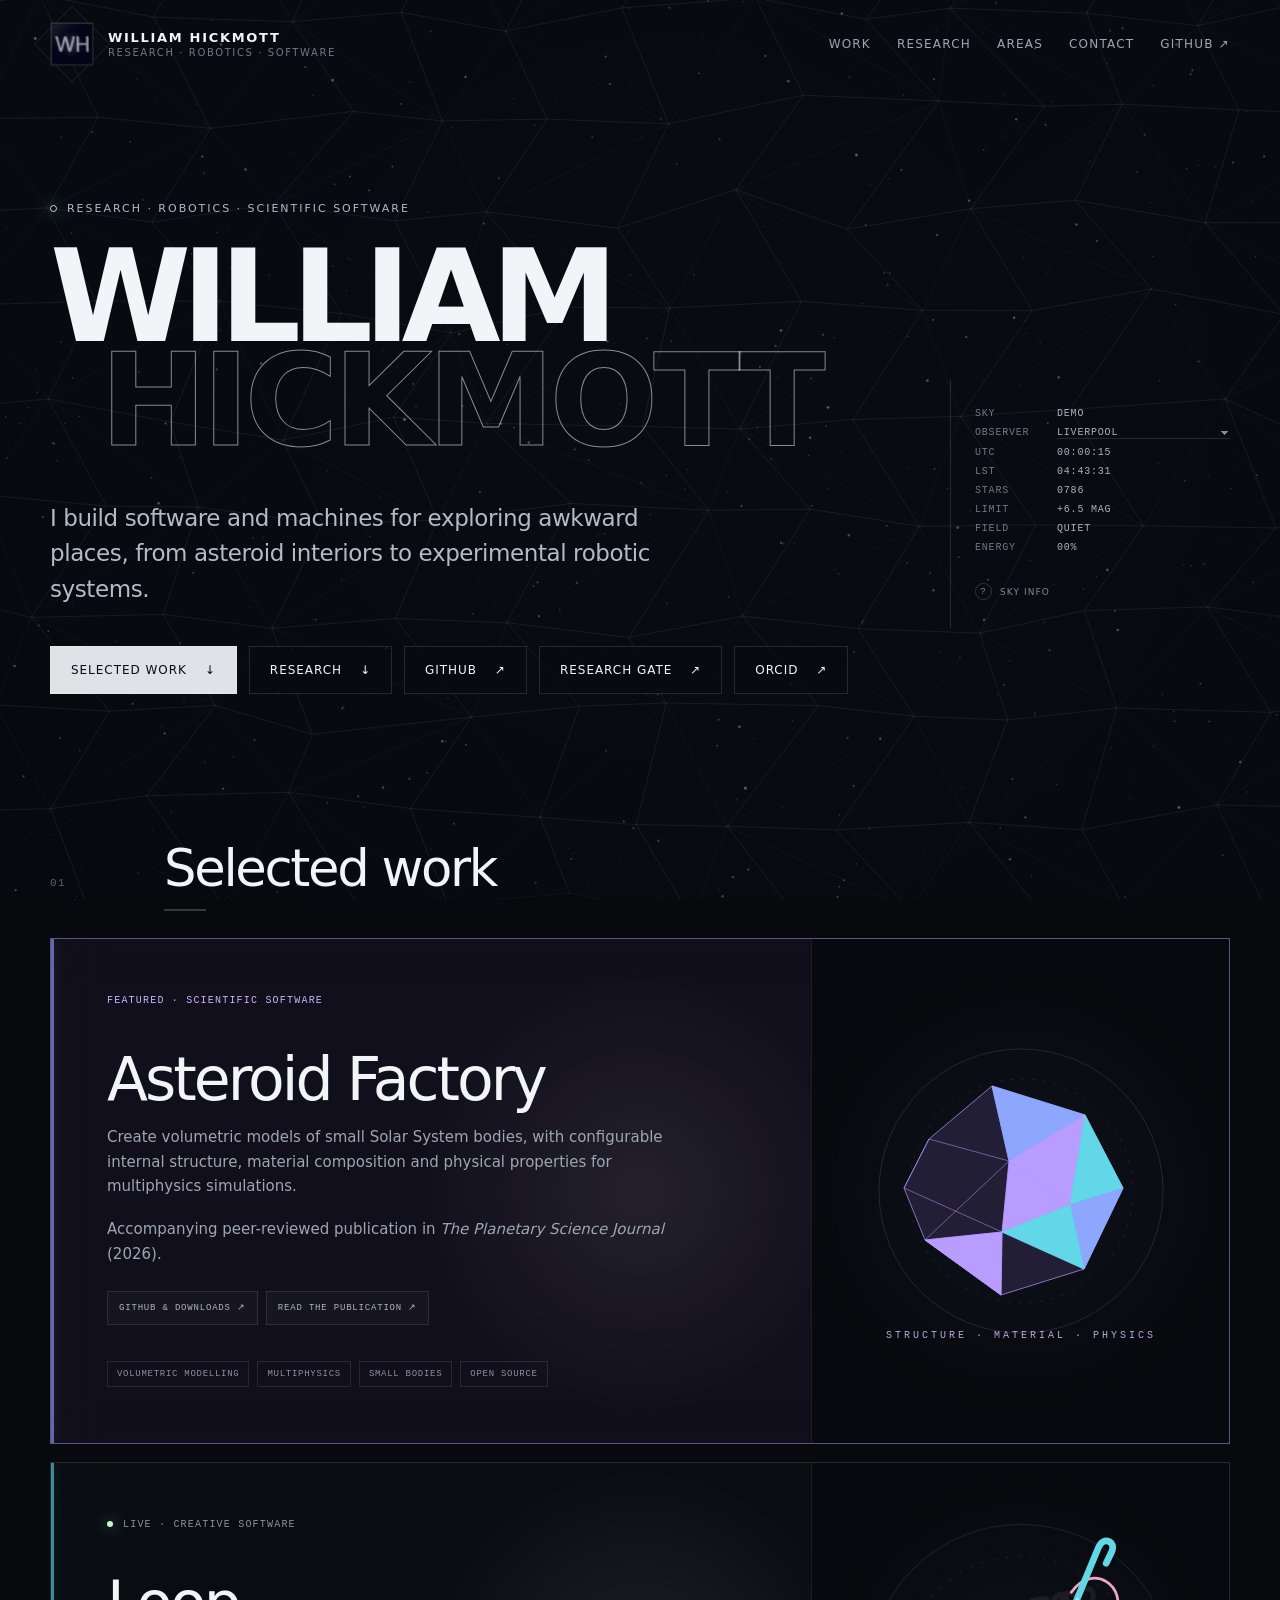
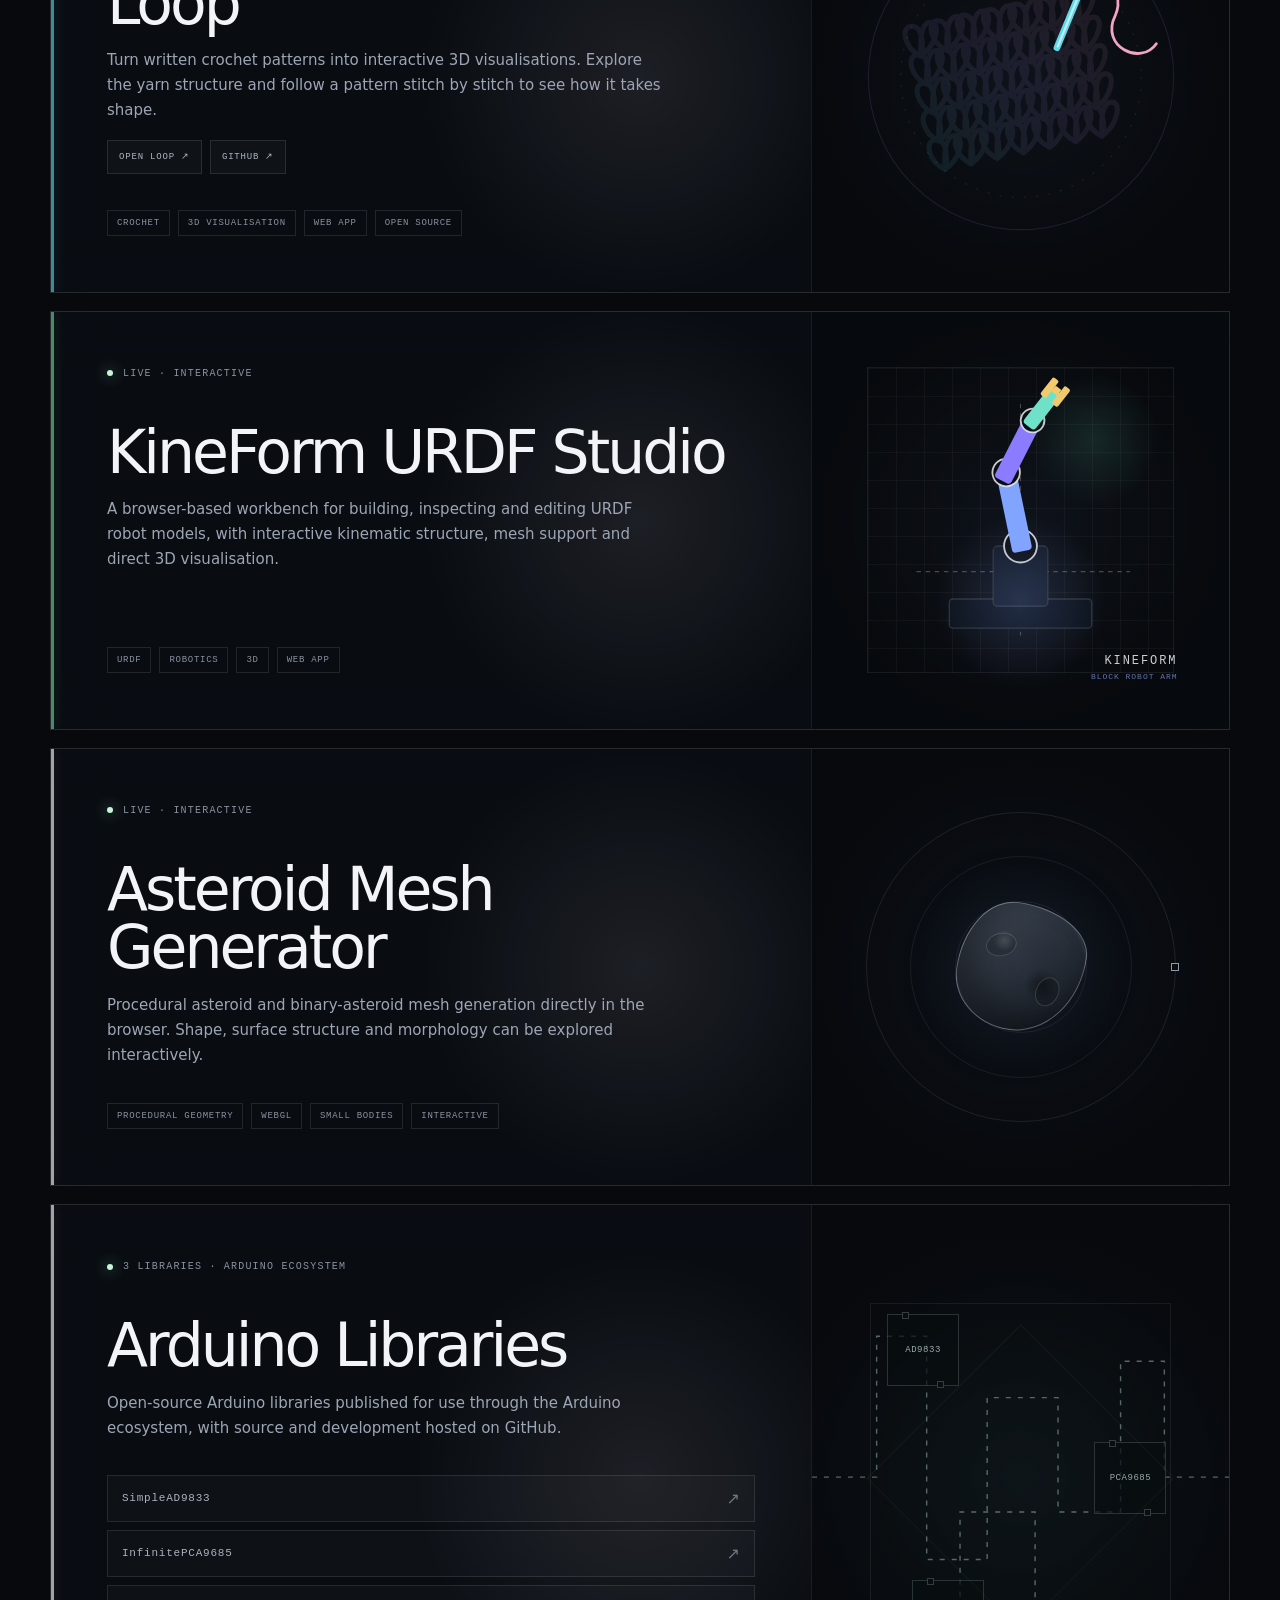
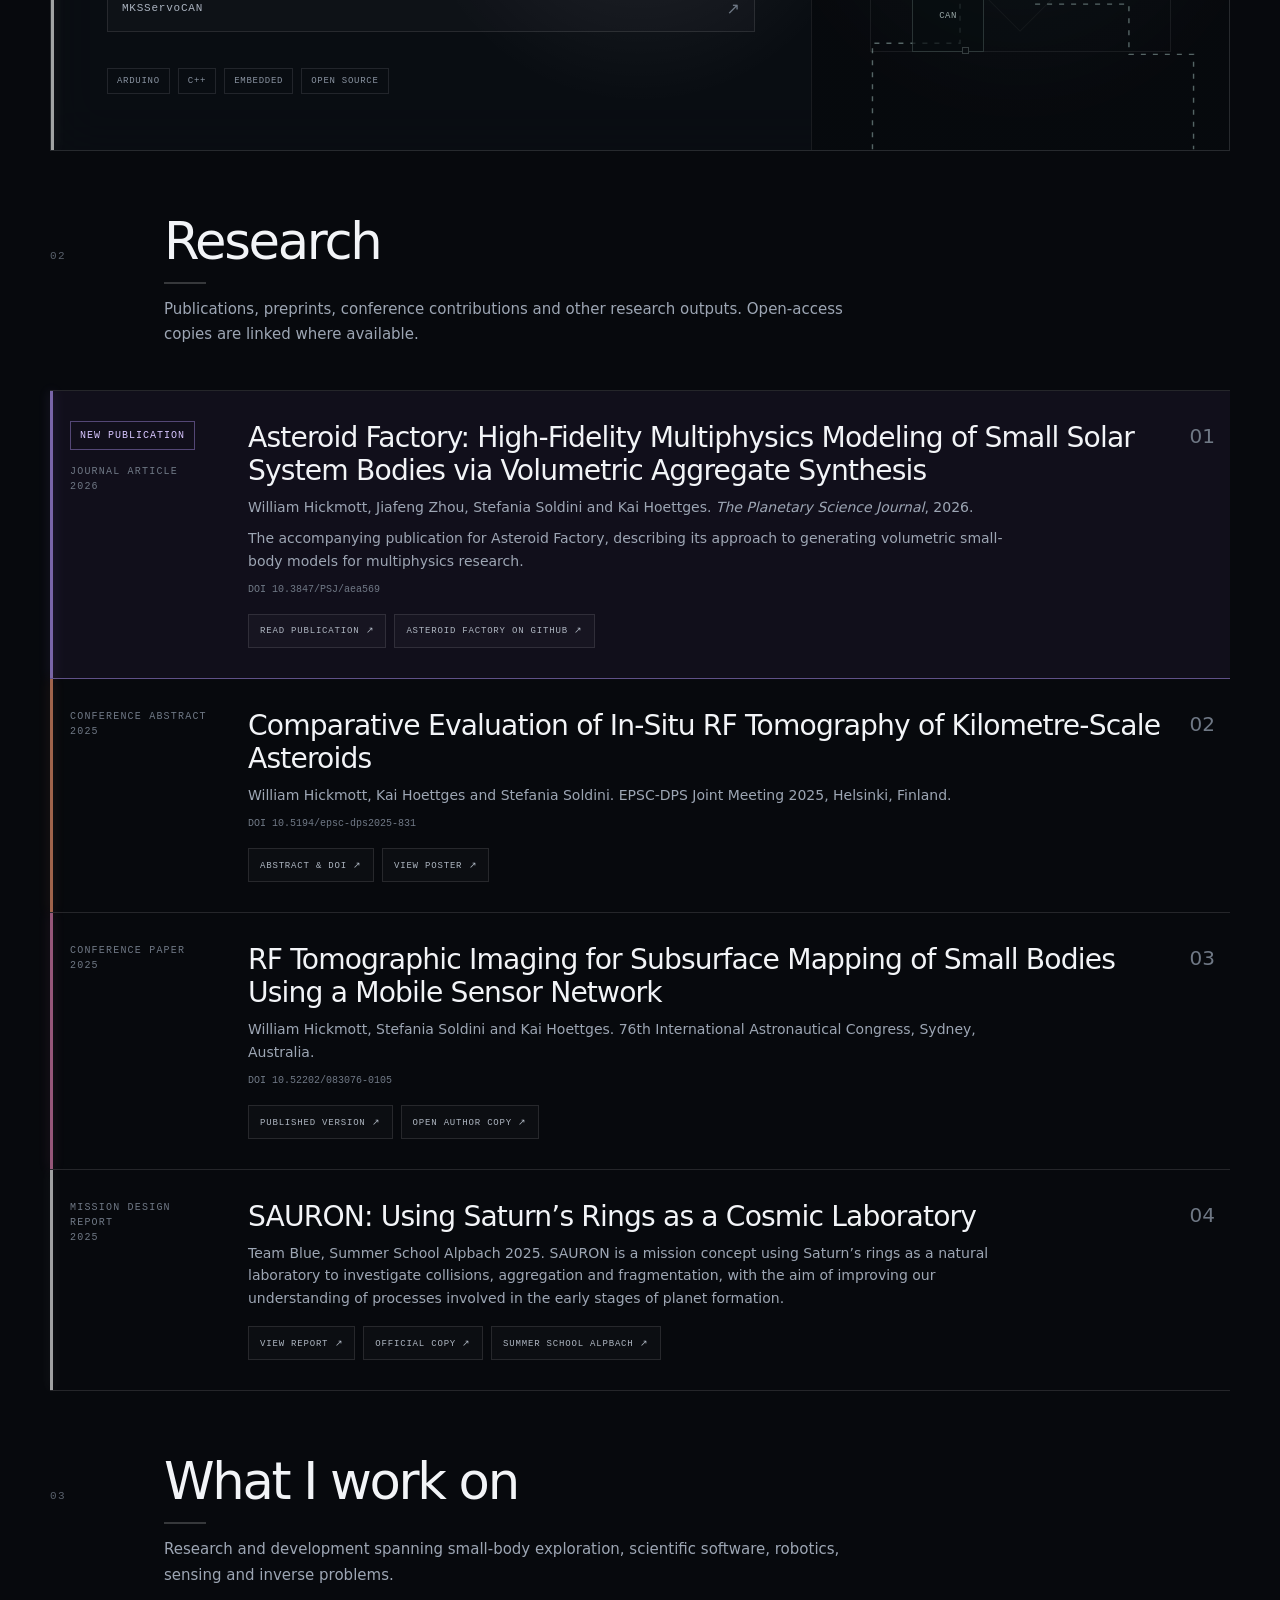
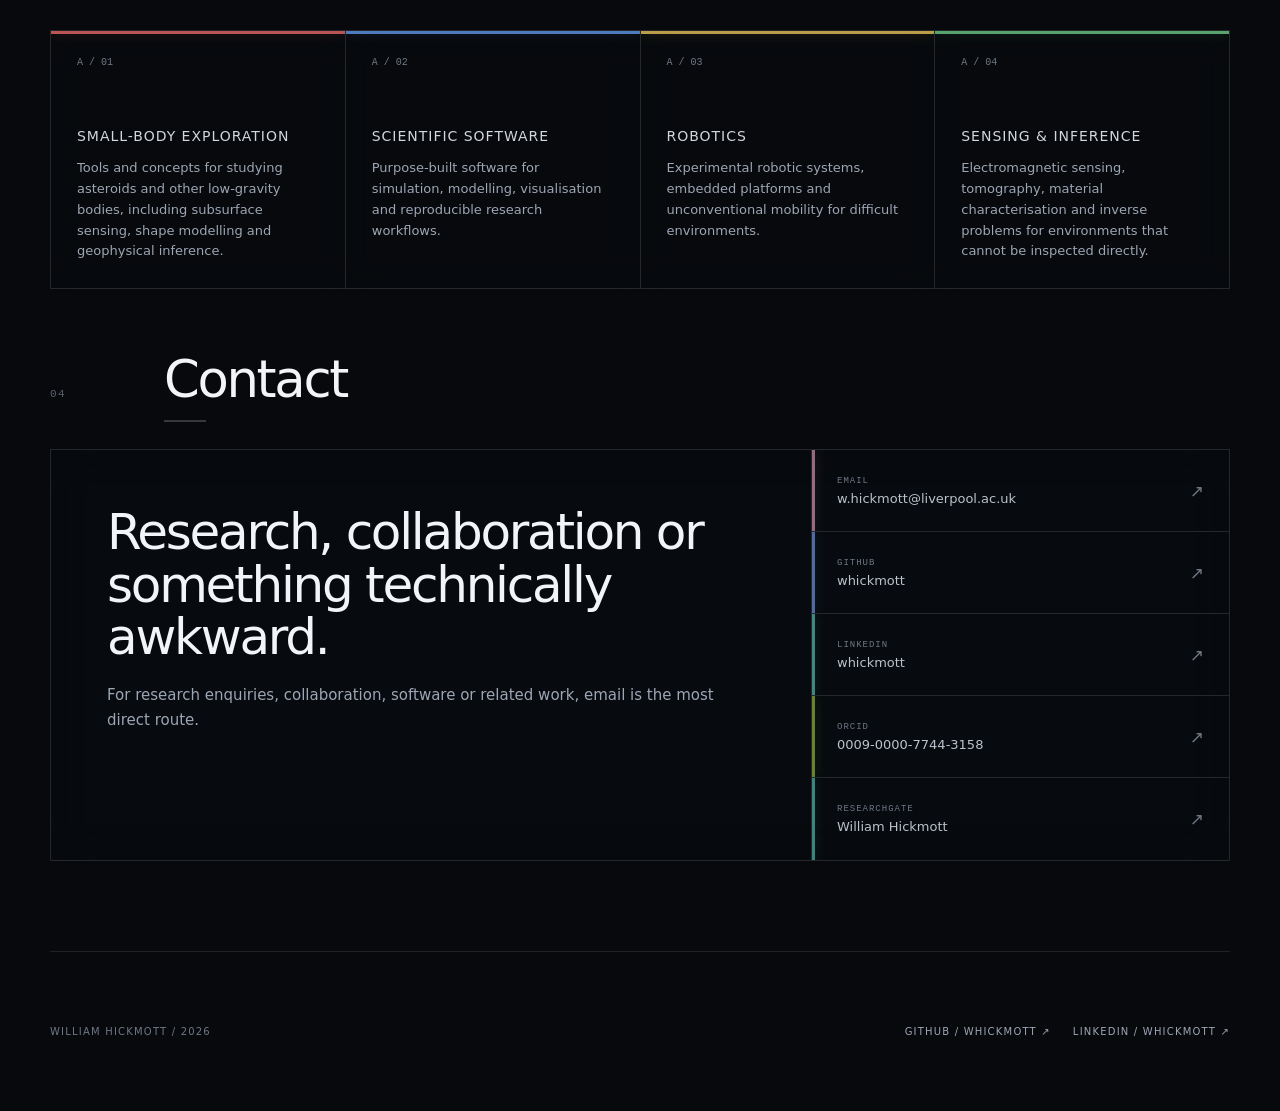
<file: index.html>
<!doctype html>
<html lang="en-GB">
<head>
    <meta charset="utf-8">
    <meta name="viewport" content="width=device-width, initial-scale=1">

    <title>William Hickmott</title>

    <meta
        name="description"
        content="Research, robotics, scientific software and interactive projects by William Hickmott."
    >
    <meta name="theme-color" content="#07090d">

    <link rel="icon" href="./assets/favicon.ico" sizes="any">
    <link rel="icon" type="image/png" href="./assets/favicon.png">

    <link rel="canonical" href="https://whickmott.github.io/">

    <style>
        :root {
            color-scheme: dark;

            --background: #07090d;
            --panel: rgba(12, 16, 22, 0.66);
            --panel-hover: rgba(16, 21, 29, 0.82);
            --border: rgba(255, 255, 255, 0.12);
            --border-hover: rgba(255, 255, 255, 0.28);

            --text: #f2f4f7;
            --muted: #9da6b4;
            --faint: #6f7885;

            --mx: 50%;
            --my: 50%;

            font-family:
                Inter,
                ui-sans-serif,
                system-ui,
                -apple-system,
                BlinkMacSystemFont,
                "Segoe UI",
                sans-serif;
        }

        * {
            box-sizing: border-box;
        }

        html {
            scroll-behavior: smooth;
        }

        body {
            margin: 0;
            min-height: 100vh;
            overflow-x: hidden;
            background: var(--background);
            color: var(--text);
        }

        body::after {
            content: "";
            position: fixed;
            inset: 0;
            z-index: -1;
            pointer-events: none;
            opacity: 0.14;

            background-image:
                repeating-radial-gradient(
                    circle at 30% 20%,
                    transparent 0,
                    rgba(255, 255, 255, 0.04) 1px,
                    transparent 2px,
                    transparent 5px
                );

            mix-blend-mode: soft-light;
        }

        #sky,
        #field {
            position: fixed;
            inset: 0;
            width: 100%;
            height: 100%;
            pointer-events: none;
        }

        #sky {
            z-index: -3;
        }

        #field {
            z-index: -2;
        }

        a {
            color: inherit;
        }

        .page {
            width: min(1180px, calc(100% - 48px));
            margin: 0 auto;
        }

        .nav {
            min-height: 88px;
            display: flex;
            align-items: center;
            justify-content: space-between;
            gap: 32px;
        }

        .identity {
            display: flex;
            align-items: center;
            gap: 14px;
            text-decoration: none;
        }

        .identity-mark {
            position: relative;
            width: 44px;
            height: 44px;
            flex: 0 0 auto;
            z-index: 5;
            perspective: 170px;
            isolation: isolate;
            transform-origin: top left;
            transition:
                transform 320ms cubic-bezier(0.16, 1, 0.3, 1),
                perspective 320ms ease;
        }

        .identity:hover .identity-mark {
            z-index: 30;
            perspective: 520px;
            transform: scale(3.2);
        }

        .identity-mark::before,
        .identity-mark::after {
            content: "";
            position: absolute;
            pointer-events: none;
        }

        .identity-mark::before {
            inset: -5px;
            border: 1px solid rgba(255, 255, 255, 0.075);
            transform: rotate(45deg);
            transition:
                transform 350ms ease,
                border-color 350ms ease,
                opacity 350ms ease;
        }

        .identity-mark::after {
            inset: 4px;
            z-index: -1;
            border-radius: 50%;
            background: radial-gradient(
                circle,
                rgba(127, 174, 230, 0.16),
                transparent 68%
            );
            filter: blur(8px);
            opacity: 0.5;
            transition:
                opacity 250ms ease,
                transform 250ms ease;
        }

        .identity:hover .identity-mark::before {
            border-color: rgba(255, 255, 255, 0.22);
            transform: rotate(135deg) scale(1.06);
        }

        .identity:hover .identity-mark::after {
            opacity: 1;
            transform: scale(1.35);
        }

        .identity-object {
            position: absolute;
            inset: 3px;
            transform-style: preserve-3d;
            transform:
                rotateX(var(--identity-tilt-x, 0deg))
                rotateY(var(--identity-tilt-y, 0deg));
            transition: transform 120ms ease-out;
        }

        .identity-cube {
            position: absolute;
            inset: 0;
            transform-style: preserve-3d;
            animation: identity-spin 18s cubic-bezier(0.45, 0.05, 0.55, 0.95) infinite;
        }

        .identity:hover .identity-cube {
            animation-duration: 5.5s;
        }

        .identity-face {
            position: absolute;
            inset: 0;
            overflow: hidden;

            border: 1px solid rgba(255, 255, 255, 0.2);
            background: #0b1017;
            backface-visibility: hidden;
        }

        .identity-face img {
            width: 100%;
            height: 100%;
            object-fit: cover;

            opacity: 0.72;
            filter:
                grayscale(0.35)
                saturate(0.7)
                contrast(1.13)
                brightness(0.78);

            transform: scale(1.08);
            transition:
                opacity 250ms ease,
                filter 250ms ease,
                transform 450ms ease;
        }

        .identity:hover .identity-face img {
            opacity: 0.94;
            filter:
                grayscale(0)
                saturate(0.95)
                contrast(1.08)
                brightness(0.92);
            transform: scale(1.01);
        }

        .identity-face::after {
            content: "";
            position: absolute;
            inset: 0;
            background:
                linear-gradient(
                    135deg,
                    rgba(255, 255, 255, 0.11),
                    transparent 34%
                ),
                radial-gradient(
                    circle at var(--identity-light-x, 50%) var(--identity-light-y, 50%),
                    rgba(205, 227, 255, 0.17),
                    transparent 45%
                );
            mix-blend-mode: screen;
            pointer-events: none;
        }

        .identity-face-front {
            transform: translateZ(19px);
        }

        .identity-face-right {
            transform: rotateY(90deg) translateZ(19px);
        }

        .identity-face-back {
            transform: rotateY(180deg) translateZ(19px);
        }

        .identity-face-left {
            transform: rotateY(-90deg) translateZ(19px);
        }

        .identity:hover .identity-face-front {
            transform: translateZ(19px);
        }

        .identity:hover .identity-face-right {
            transform: rotateY(90deg) translateZ(19px);
        }

        .identity:hover .identity-face-back {
            transform: rotateY(180deg) translateZ(19px);
        }

        .identity:hover .identity-face-left {
            transform: rotateY(-90deg) translateZ(19px);
        }

        @keyframes identity-spin {
            0%,
            16% {
                transform: rotateX(-7deg) rotateY(0deg);
            }

            24%,
            40% {
                transform: rotateX(5deg) rotateY(90deg);
            }

            48%,
            64% {
                transform: rotateX(-4deg) rotateY(180deg);
            }

            72%,
            88% {
                transform: rotateX(6deg) rotateY(270deg);
            }

            100% {
                transform: rotateX(-7deg) rotateY(360deg);
            }
        }

        .identity-text {
            display: flex;
            flex-direction: column;
            gap: 2px;
            transform: translate(0, 0);
            transition:
                transform 320ms cubic-bezier(0.16, 1, 0.3, 1);
        }

        .identity:hover .identity-text {
            transform: translate(100px, 46px);
        }

        .identity-name {
            font-size: 13px;
            font-weight: 650;
            letter-spacing: 0.13em;
            text-transform: uppercase;
        }

        .identity-type {
            color: var(--faint);
            font-size: 10px;
            letter-spacing: 0.16em;
            text-transform: uppercase;
        }

        .nav-links {
            display: flex;
            align-items: center;
            gap: 26px;
        }

        .nav-links a {
            position: relative;
            color: var(--muted);
            font-size: 12px;
            letter-spacing: 0.1em;
            text-decoration: none;
            text-transform: uppercase;
            transition:
                color 180ms ease,
                transform 180ms ease;
        }

        .nav-links a::after {
            content: "";
            position: absolute;
            left: 0;
            right: 100%;
            bottom: -7px;
            height: 1px;
            background: currentColor;
            transition: right 180ms ease;
        }

        .nav-links a:hover {
            color: var(--text);
        }

        .nav-links a:hover::after {
            right: 0;
        }

        .hero {
            min-height: calc(100vh - 180px);
            display: grid;
            grid-template-columns: minmax(0, 1fr) 280px;
            align-items: center;
            gap: 80px;
            padding: 0px 0 0px;
        }

        .hero-main {
            max-width: 880px;
        }

        .eyebrow {
            display: flex;
            align-items: center;
            gap: 10px;
            margin-bottom: 30px;

            color: #b1bac7;
            font-size: 11px;
            letter-spacing: 0.18em;
            text-transform: uppercase;
        }

        .signal {
            width: 7px;
            height: 7px;
            border: 1px solid rgba(255, 255, 255, 0.8);
            border-radius: 50%;
            box-shadow: 0 0 18px rgba(136, 200, 255, 0.65);
        }

        h1 {
            margin: 0;

            font-size: clamp(58px, 10vw, 132px);
            font-weight: 620;
            line-height: 0.81;
            letter-spacing: -0.075em;
        }

        h1 span {
            display: block;
            margin-left: 0.39em;

            color: transparent;
            letter-spacing: -0.04em;
            -webkit-text-stroke: 1px rgba(242, 244, 247, 0.55);
        }

        .lede {
            max-width: 650px;
            margin: 48px 0 0;

            color: #b3bbc6;
            font-size: clamp(18px, 2vw, 23px);
            font-weight: 350;
            line-height: 1.55;
            letter-spacing: -0.018em;
        }

        .hero-actions {
            display: flex;
            flex-wrap: wrap;
            gap: 12px;
            margin-top: 38px;
        }

        .button {
            display: inline-flex;
            align-items: center;
            justify-content: center;
            gap: 18px;

            min-height: 48px;
            padding: 0 20px;

            border: 1px solid var(--border);
            background: rgba(9, 12, 17, 0.38);
            backdrop-filter: blur(16px);

            font-size: 12px;
            letter-spacing: 0.08em;
            text-decoration: none;
            text-transform: uppercase;

            transition:
                background 180ms ease,
                border-color 180ms ease,
                transform 180ms ease;
        }

        .button:hover {
            border-color: var(--border-hover);
            background: rgba(255, 255, 255, 0.07);
            transform: translateY(-2px);
        }

        .button-primary {
            background: rgba(238, 241, 245, 0.94);
            color: #0a0d12;
        }

        .button-primary:hover {
            background: #ffffff;
        }

        .hero-side {
            align-self: end;
            padding-bottom: 180px;
        }

        .coordinates {
            position: relative;
            padding: 20px 0 20px 24px;
            border-left: 1px solid rgba(255, 255, 255, 0.13);
        }

        .coordinate-row {
            display: grid;
            grid-template-columns: 70px 1fr;
            gap: 12px;
            margin: 8px 0;

            color: var(--faint);
            font-family:
                "SFMono-Regular",
                Consolas,
                "Liberation Mono",
                monospace;
            font-size: 10px;
            letter-spacing: 0.08em;
            text-transform: uppercase;
        }

        .coordinate-row span:last-child {
            color: #aab2bd;
        }

        .observer-select {
            width: 100%;
            min-width: 0;
            padding: 0 18px 0 0;

            border: 0;
            border-bottom: 1px solid rgba(255, 255, 255, 0.12);
            border-radius: 0;

            background:
                linear-gradient(45deg, transparent 50%, #7f8997 50%)
                    calc(100% - 5px) 50% / 4px 4px no-repeat,
                linear-gradient(135deg, #7f8997 50%, transparent 50%)
                    right 1px top 50% / 4px 4px no-repeat,
                transparent;

            color: #aab2bd;
            cursor: pointer;

            font:
                inherit;
            font-family:
                "SFMono-Regular",
                Consolas,
                "Liberation Mono",
                monospace;
            font-size: 10px;
            letter-spacing: 0.08em;
            text-transform: uppercase;

            appearance: none;
            -webkit-appearance: none;

            transition:
                color 180ms ease,
                border-color 180ms ease;
        }

        .observer-select:hover,
        .observer-select:focus {
            color: var(--text);
            border-color: rgba(255, 255, 255, 0.3);
            outline: none;
        }

        .observer-select option {
            background: #0a0d12;
            color: #d7dce3;
        }


        .sky-info-wrap {
            position: relative;
            display: inline-block;
            margin-top: 14px;
        }

        .sky-info-toggle {
            display: inline-flex;
            align-items: center;
            gap: 8px;
            margin: 0;
            padding: 8px 0;

            border: 0;
            background: transparent;
            color: #7f8997;
            cursor: pointer;

            font: inherit;
            font-size: 9px;
            letter-spacing: 0.12em;
            text-transform: uppercase;

            transition: color 180ms ease;
        }

        .sky-info-toggle:hover,
        .sky-info-toggle[aria-expanded="true"] {
            color: var(--text);
        }

        .sky-info-symbol {
            display: grid;
            width: 17px;
            height: 17px;
            place-items: center;

            border: 1px solid rgba(255, 255, 255, 0.16);
            border-radius: 50%;

            font-family:
                "SFMono-Regular",
                Consolas,
                monospace;
            font-size: 9px;
        }

        .sky-info-panel {
            position: absolute;
            right: 0;
            bottom: calc(100% + 10px);
            z-index: 20;

            width: min(360px, calc(100vw - 48px));
            padding: 20px;

            border: 1px solid rgba(255, 255, 255, 0.14);
            background: rgba(8, 11, 16, 0.94);
            backdrop-filter: blur(24px);

            color: #9ea8b5;
            font-size: 12px;
            line-height: 1.65;
            letter-spacing: 0;
            text-transform: none;
        }

        .sky-info-panel::after {
            content: "";
            position: absolute;
            right: 18px;
            top: 100%;
            width: 9px;
            height: 9px;
            border-right: 1px solid rgba(255, 255, 255, 0.14);
            border-bottom: 1px solid rgba(255, 255, 255, 0.14);
            background: rgba(8, 11, 16, 0.94);
            transform: translateY(-5px) rotate(45deg);
        }

        .sky-info-panel[hidden] {
            display: none;
        }

        .sky-info-panel strong {
            display: block;
            margin-bottom: 8px;

            color: #d9dee5;
            font-size: 12px;
            font-weight: 600;
            letter-spacing: 0.04em;
            text-transform: uppercase;
        }

        .sky-info-panel p {
            margin: 0 0 12px;
            color: #919ba8;
            font-size: 12px;
            line-height: 1.65;
        }

        .sky-info-panel p:last-of-type {
            margin-bottom: 0;
        }

        .sky-info-panel a {
            display: inline-block;
            margin-top: 14px;

            color: #b8c0ca;
            font-family:
                "SFMono-Regular",
                Consolas,
                monospace;
            font-size: 9px;
            letter-spacing: 0.1em;
            text-decoration: none;
            text-transform: uppercase;
        }

        .sky-info-panel a:hover {
            color: var(--text);
        }


        .section {
            padding: 30px 0;
        }


        .section-heading h2 {
            position: relative;
            display: inline-block;
            width: fit-content;
        }

        .section-heading h2::after {
            content: "";
            position: absolute;
            left: 0;
            bottom: -13px;
            width: 42px;
            height: 2px;
            background: rgba(255, 255, 255, 0.24);
            opacity: 0.8;
        }

        .section-number {
            color: #8b95a3;
            opacity: 0.8;
        }

        #work .project,
        #research .research-item,
        #contact .contact-link {
            --entry-accent: #ffffff;
            --entry-glow: rgba(255, 255, 255, 0.2);
        }

        #work .project:nth-child(1) {
            --entry-accent: #8da7ff;
            --entry-glow: rgba(141, 167, 255, 0.36);
        }

        #work .project:nth-child(2) {
            --entry-accent: #61d7e8;
            --entry-glow: rgba(97, 215, 232, 0.36);
        }

        #work .project:nth-child(3) {
            --entry-accent: #77d69c;
            --entry-glow: rgba(119, 214, 156, 0.34);
        }

        #research .research-item:nth-child(1) {
            --entry-accent: #b99cff;
            --entry-glow: rgba(185, 156, 255, 0.36);
        }

        #research .research-item:nth-child(2) {
            --entry-accent: #ff9b73;
            --entry-glow: rgba(255, 155, 115, 0.34);
        }

        #research .research-item:nth-child(3) {
            --entry-accent: #ef86bd;
            --entry-glow: rgba(239, 134, 189, 0.34);
        }

        #contact .contact-link:nth-child(1) {
            --entry-accent: #f0a5c5;
            --entry-glow: rgba(240, 165, 197, 0.34);
        }

        #contact .contact-link:nth-child(2) {
            --entry-accent: #77a8ff;
            --entry-glow: rgba(119, 168, 255, 0.34);
        }

        #contact .contact-link:nth-child(3) {
            --entry-accent: #63d6c7;
            --entry-glow: rgba(99, 214, 199, 0.34);
        }

        #contact .contact-link:nth-child(4) {
            --entry-accent: #a6ce39;
            --entry-glow: rgba(166, 206, 57, 0.34);
        }

        #contact .contact-link:nth-child(5) {
            --entry-accent: #55d5c2;
            --entry-glow: rgba(85, 213, 194, 0.34);
        }

        #work .project::before,
        #research .research-item::before,
        #contact .contact-link::before {
            content: "";
            position: absolute;
            top: 0;
            bottom: 0;
            left: 0;
            z-index: 6;
            width: 3px;
            background: var(--entry-accent);
            box-shadow: 0 0 12px var(--entry-glow);
            opacity: 0.62;
            transition:
                width 180ms ease,
                opacity 180ms ease,
                filter 180ms ease,
                box-shadow 180ms ease;
            pointer-events: none;
        }

        #work .project:hover::before,
        #research .research-item:hover::before,
        #contact .contact-link:hover::before {
            width: 6px;
            opacity: 1;
            filter: brightness(1.22);
            box-shadow:
                0 0 16px var(--entry-glow),
                0 0 28px var(--entry-glow);
        }

        #research .research-item {
            position: relative;
            padding-left: 20px;
        }

        #research .research-item:hover {
            padding-left: 26px;
        }

        #contact .contact-link {
            position: relative;
            overflow: hidden;
            padding-left: 25px;
        }

        #contact .contact-link:hover {
            padding-left: 31px;
        }

        #areas .area {
            position: relative;
            overflow: hidden;
        }

        #areas .area::before {
            content: "";
            position: absolute;
            top: 0;
            right: 0;
            left: 0;
            height: 3px;
            opacity: 0.72;
            transition:
                height 180ms ease,
                opacity 180ms ease,
                filter 180ms ease,
                box-shadow 180ms ease;
        }

        #areas .area:nth-child(1)::before {
            background: #ff7272;
            box-shadow: 0 0 12px rgba(255, 114, 114, 0.3);
        }

        #areas .area:nth-child(2)::before {
            background: #69a8ff;
            box-shadow: 0 0 12px rgba(105, 168, 255, 0.3);
        }

        #areas .area:nth-child(3)::before {
            background: #ffd75f;
            box-shadow: 0 0 12px rgba(255, 215, 95, 0.3);
        }

        #areas .area:nth-child(4)::before {
            background: #78df91;
            box-shadow: 0 0 12px rgba(120, 223, 145, 0.3);
        }

        #areas .area:hover::before {
            height: 6px;
            opacity: 1;
            filter: brightness(1.18);
        }

        .nav-links a[href="#work"]::after {
            background: #61d7e8;
        }

        .nav-links a[href="#research"]::after {
            background: #b99cff;
        }

        .nav-links a[href="#areas"]::after {
            background: #ffd75f;
        }

        .nav-links a[href="#contact"]::after {
            background: #f0a5c5;
        }

        .section-heading {
            display: grid;
            grid-template-columns: 90px 1fr;
            align-items: baseline;
            gap: 24px;
            margin-bottom: 40px;
        }

        .section-number {
            color: var(--faint);
            font-family:
                "SFMono-Regular",
                Consolas,
                monospace;
            font-size: 11px;
            letter-spacing: 0.12em;
        }

        .section-heading h2 {
            margin: 0;
            font-size: clamp(30px, 4vw, 52px);
            font-weight: 480;
            letter-spacing: -0.045em;
        }

        .section-intro {
            max-width: 720px;
            margin: -14px 0 42px 114px;
            color: var(--muted);
            font-size: 15px;
            line-height: 1.7;
        }

        .project-list {
            display: grid;
            gap: 18px;
        }

        .project {
            position: relative;
            display: grid;
            grid-template-columns: minmax(0, 1fr) minmax(260px, 0.55fr);
            min-height: 390px;
            overflow: hidden;

            border: 1px solid var(--border);
            background:
                radial-gradient(
                    circle at var(--mx) var(--my),
                    rgba(255, 255, 255, 0.08),
                    transparent 35%
                ),
                var(--panel);

            backdrop-filter: blur(26px);

            text-decoration: none;

            transition:
                border-color 240ms ease,
                background 240ms ease,
                transform 240ms ease;
        }

        .project:hover {
            border-color: var(--border-hover);
            transform: translateY(-4px);
        }


        .project-copy {
            position: relative;
            z-index: 2;
            display: flex;
            flex-direction: column;
            justify-content: space-between;
            padding: clamp(28px, 5vw, 56px);
        }

        .project-meta,
        .research-meta {
            display: flex;
            gap: 10px;
            align-items: center;

            color: #8993a0;
            font-family:
                "SFMono-Regular",
                Consolas,
                monospace;
            font-size: 10px;
            letter-spacing: 0.12em;
            text-transform: uppercase;
        }

        .live-dot {
            width: 6px;
            height: 6px;
            border-radius: 50%;
            background: #c6f6d5;
            box-shadow: 0 0 14px rgba(154, 230, 180, 0.7);
        }

        .soon-dot {
            width: 6px;
            height: 6px;
            border-radius: 50%;
            background: #f4cf7a;
            box-shadow: 0 0 14px rgba(244, 207, 122, 0.58);
        }

        .kineform-visual {
            display: grid;
            place-items: center;
            padding: 26px;
        }

        .robot-stage {
            position: relative;
            width: min(100%, 390px);
            aspect-ratio: 1 / 1;
        }

        .robot-stage::before {
            content: "";
            position: absolute;
            inset: 8%;
            border: 1px solid rgba(255, 255, 255, 0.07);
            background:
                linear-gradient(rgba(255,255,255,0.035) 1px, transparent 1px),
                linear-gradient(90deg, rgba(255,255,255,0.035) 1px, transparent 1px);
            background-size: 28px 28px;
        }

        .robot-stage::after {
            content: "";
            position: absolute;
            inset: 0;
            background:
                radial-gradient(circle at 50% 72%, rgba(141, 167, 255, 0.18), transparent 27%),
                radial-gradient(circle at 70% 28%, rgba(110, 228, 195, 0.12), transparent 18%);
            pointer-events: none;
        }

        .robot-arm-svg {
            position: absolute;
            inset: 0;
            width: 100%;
            height: 100%;
        }

        .robot-arm-svg .base-plate {
            fill: rgba(12, 18, 28, 0.96);
            stroke: rgba(242, 244, 247, 0.14);
            stroke-width: 1.5;
        }

        .robot-arm-svg .pedestal {
            fill: #121a27;
            stroke: rgba(242, 244, 247, 0.12);
            stroke-width: 1.5;
        }

        .robot-arm-svg .link-a {
            fill: #81a4ff;
        }

        .robot-arm-svg .link-b {
            fill: #8b7cff;
        }

        .robot-arm-svg .link-c {
            fill: #6fe1c8;
        }

        .robot-arm-svg .joint {
            fill: #0a0d12;
            stroke: rgba(242, 244, 247, 0.82);
            stroke-width: 2;
        }

        .robot-arm-svg .gripper {
            fill: #f2c96d;
        }

        .robot-arm-svg .accent-line {
            stroke: rgba(242, 244, 247, 0.26);
            stroke-width: 1.2;
            stroke-dasharray: 5 5;
        }

        .robot-caption {
            position: absolute;
            right: 7%;
            bottom: 6%;
            display: grid;
            gap: 4px;
            text-align: right;
            font-family: "SFMono-Regular", Consolas, monospace;
            text-transform: uppercase;
        }

        .robot-caption strong {
            color: rgba(242, 244, 247, 0.84);
            font-size: 12px;
            font-weight: 500;
            letter-spacing: 0.16em;
        }

        .robot-caption span {
            color: rgba(141, 167, 255, 0.68);
            font-size: 8px;
            letter-spacing: 0.12em;
        }

        .project h3 {
            margin: 44px 0 16px;
            font-size: clamp(32px, 5vw, 60px);
            font-weight: 500;
            line-height: 0.98;
            letter-spacing: -0.05em;
        }

        .project-description {
            max-width: 560px;
            margin: 0;
            color: var(--muted);
            font-size: 15px;
            line-height: 1.65;
        }

        .tags {
            display: flex;
            flex-wrap: wrap;
            gap: 8px;
            margin-top: 36px;
        }

        .tag {
            padding: 7px 9px;
            border: 1px solid rgba(255, 255, 255, 0.1);

            color: #8993a0;
            font-family:
                "SFMono-Regular",
                Consolas,
                monospace;
            font-size: 9px;
            letter-spacing: 0.08em;
            text-transform: uppercase;
        }

        .project-visual {
            position: relative;
            z-index: 2;
            min-height: 320px;
            overflow: hidden;
            border-left: 1px solid rgba(255, 255, 255, 0.08);
            background:
                radial-gradient(
                    circle at 50% 50%,
                    rgba(37, 48, 65, 0.26),
                    rgba(7, 9, 13, 0.92) 68%
                ),
                rgba(7, 9, 13, 0.9);
            backdrop-filter: blur(24px);
        }

        .orbit {
            position: absolute;
            top: 50%;
            left: 50%;
            width: 310px;
            height: 310px;
            border: 1px solid rgba(255, 255, 255, 0.09);
            border-radius: 50%;
            transform: translate(-50%, -50%);
        }

        .orbit::before,
        .orbit::after {
            content: "";
            position: absolute;
            top: 50%;
            left: 50%;
            border: 1px solid rgba(255, 255, 255, 0.07);
            border-radius: 50%;
            transform: translate(-50%, -50%);
        }

        .orbit::before {
            width: 220px;
            height: 220px;
        }

        .orbit::after {
            width: 130px;
            height: 130px;
        }

        .asteroid {
            position: absolute;
            top: 50%;
            left: 50%;
            width: 128px;
            aspect-ratio: 1;

            transform: translate(-50%, -50%) rotate(8deg);

            background:
                radial-gradient(
                    circle at 34% 31%,
                    rgba(255, 255, 255, 0.17),
                    transparent 9%
                ),
                radial-gradient(
                    circle at 68% 62%,
                    rgba(0, 0, 0, 0.4),
                    transparent 15%
                ),
                linear-gradient(
                    135deg,
                    rgba(165, 184, 209, 0.34),
                    rgba(57, 69, 88, 0.15)
                );

            border: 1px solid rgba(218, 228, 240, 0.32);

            border-radius:
                41% 59% 53% 47% /
                58% 36% 64% 42%;

            box-shadow:
                0 0 70px rgba(102, 145, 208, 0.1),
                inset 18px -16px 30px rgba(0, 0, 0, 0.36);

            animation: asteroid-float 12s ease-in-out infinite;
        }

        .asteroid::before,
        .asteroid::after {
            content: "";
            position: absolute;
            border: 1px solid rgba(255, 255, 255, 0.14);
            border-radius: 50%;
            background: rgba(0, 0, 0, 0.14);
        }

        .asteroid::before {
            top: 25%;
            left: 20%;
            width: 23%;
            height: 17%;
            transform: rotate(-20deg);
        }

        .asteroid::after {
            right: 17%;
            bottom: 22%;
            width: 17%;
            height: 22%;
            transform: rotate(18deg);
        }

        .orbit-object {
            position: absolute;
            top: 50%;
            left: 50%;
            width: 8px;
            height: 8px;
            margin: -4px;

            border: 1px solid rgba(211, 229, 255, 0.65);
            background: #0a0d12;

            transform: rotate(0deg) translateX(154px);
            animation: orbit-object 14s linear infinite;
        }

        @keyframes asteroid-float {
            0%,
            100% {
                transform:
                    translate(-50%, -50%)
                    rotate(8deg)
                    scale(1);
            }

            50% {
                transform:
                    translate(-50%, -50%)
                    rotate(16deg)
                    scale(1.035);
            }
        }

        @keyframes orbit-object {
            to {
                transform: rotate(360deg) translateX(154px);
            }
        }


        .arduino-project {
            cursor: default;
        }

        .library-links {
            display: grid;
            gap: 8px;
            margin-top: 34px;
        }

        .library-link {
            display: block;
            max-height: 47px;
            padding: 0 14px;
            overflow: hidden;

            border: 1px solid rgba(255, 255, 255, 0.1);
            background: rgba(255, 255, 255, 0.018);

            color: #aab3bf;
            text-decoration: none;

            transition:
                max-height 300ms cubic-bezier(0.16, 1, 0.3, 1),
                background 180ms ease,
                border-color 180ms ease,
                color 180ms ease,
                padding-left 180ms ease;
        }

        .library-link:hover,
        .library-link:focus-visible {
            max-height: 145px;
            padding-left: 18px;
            border-color: rgba(255, 255, 255, 0.27);
            background: rgba(255, 255, 255, 0.055);
            color: var(--text);
            outline: none;
        }

        .library-link-top {
            display: flex;
            align-items: center;
            justify-content: space-between;
            gap: 18px;
            height: 45px;
            min-height: 45px;
        }

        .library-link-name {
            font-family:
                "SFMono-Regular",
                Consolas,
                monospace;
            font-size: 11px;
            letter-spacing: 0.07em;
        }

        .library-link-arrow {
            color: var(--faint);
            transition:
                color 180ms ease,
                transform 180ms ease;
        }

        .library-link:hover .library-link-arrow,
        .library-link:focus-visible .library-link-arrow {
            color: var(--text);
            transform: translate(2px, -2px);
        }

        .library-link-detail {
            display: block;
            padding: 7px 28px 15px 0;

            color: #8994a2;
            font-size: 11px;
            line-height: 1.55;

            opacity: 0;
            transform: translateY(-8px);

            transition:
                opacity 180ms ease 40ms,
                transform 260ms cubic-bezier(0.16, 1, 0.3, 1);
        }

        .library-link:hover .library-link-detail,
        .library-link:focus-visible .library-link-detail {
            opacity: 1;
            transform: translateY(0);
        }

        .arduino-visual {
            position: relative;
            z-index: 2;
            min-height: 320px;
            overflow: hidden;
            border-left: 1px solid rgba(255, 255, 255, 0.08);
            background:
                radial-gradient(
                    circle at 50% 50%,
                    rgba(35, 62, 68, 0.22),
                    rgba(7, 9, 13, 0.93) 70%
                ),
                rgba(7, 9, 13, 0.9);
        }

        .circuit-board {
            position: absolute;
            inset: 0;
        }

        .circuit-board::before,
        .circuit-board::after {
            content: "";
            position: absolute;
            inset: 18% 14%;
            border: 1px solid rgba(255, 255, 255, 0.07);
        }

        .circuit-board::after {
            inset: 30% 24%;
            border-color: rgba(255, 255, 255, 0.045);
            transform: rotate(45deg);
        }

        .signal-trace {
            position: absolute;
            inset: 0;
            width: 100%;
            height: 100%;
            overflow: visible;
        }

        .signal-trace path {
            fill: none;
            stroke: rgba(192, 227, 222, 0.42);
            stroke-width: 1.4;
            vector-effect: non-scaling-stroke;
            stroke-dasharray: 5 7;
            animation: signal-flow 12s linear infinite;
        }

        .board-node {
            position: absolute;
            display: grid;
            place-items: center;
            width: 72px;
            height: 72px;

            border: 1px solid rgba(196, 225, 221, 0.18);
            background: rgba(8, 13, 16, 0.72);

            color: rgba(211, 229, 226, 0.72);
            font-family:
                "SFMono-Regular",
                Consolas,
                monospace;
            font-size: 9px;
            letter-spacing: 0.06em;
            text-align: center;
        }

        .board-node:nth-of-type(1) {
            top: 20%;
            left: 18%;
        }

        .board-node:nth-of-type(2) {
            top: 50%;
            right: 15%;
            transform: translateY(-50%);
        }

        .board-node:nth-of-type(3) {
            bottom: 18%;
            left: 24%;
        }

        .board-node::before,
        .board-node::after {
            content: "";
            position: absolute;
            width: 5px;
            height: 5px;
            border: 1px solid rgba(210, 232, 228, 0.22);
            background: #090d11;
        }

        .board-node::before {
            top: -3px;
            left: 14px;
        }

        .board-node::after {
            right: 14px;
            bottom: -3px;
        }

        @keyframes signal-flow {
            to {
                stroke-dashoffset: -120;
            }
        }


        .research-list {
            border-top: 1px solid var(--border);
        }

        .research-item {
            display: grid;
            grid-template-columns: 150px minmax(0, 1fr) 40px;
            gap: 28px;
            align-items: start;
            padding: 30px 0;

            border-bottom: 1px solid var(--border);
            text-decoration: none;

            transition:
                padding-left 180ms ease,
                border-color 180ms ease;
        }

        .research-item:hover {
            padding-left: 12px;
            border-color: rgba(255, 255, 255, 0.25);
        }

        .research-type {
            color: var(--faint);
            font-family:
                "SFMono-Regular",
                Consolas,
                monospace;
            font-size: 10px;
            letter-spacing: 0.12em;
            line-height: 1.5;
            text-transform: uppercase;
        }

        .research-copy h3 {
            margin: 0;
            font-size: clamp(20px, 2.2vw, 29px);
            font-weight: 470;
            letter-spacing: -0.03em;
        }

        .research-copy p {
            max-width: 760px;
            margin: 9px 0 0;
            color: var(--muted);
            font-size: 14px;
            line-height: 1.6;
        }

        .research-arrow {
            padding-top: 3px;
            color: var(--faint);
            font-size: 20px;
            text-align: right;
            transition:
                transform 180ms ease,
                color 180ms ease;
        }

        .research-item:hover .research-arrow {
            color: var(--text);
            transform: translate(3px, -3px);
        }

        .research-empty {
            color: #707986;
        }


        .research-links {
            display: flex;
            flex-wrap: wrap;
            gap: 8px;
            margin-top: 17px;
        }

        .research-link {
            display: inline-flex;
            align-items: center;
            gap: 8px;
            min-height: 34px;
            padding: 0 11px;

            border: 1px solid rgba(255, 255, 255, 0.11);
            color: #aeb6c1;
            background: rgba(255, 255, 255, 0.025);

            font-family:
                "SFMono-Regular",
                Consolas,
                monospace;
            font-size: 9px;
            letter-spacing: 0.09em;
            text-decoration: none;
            text-transform: uppercase;

            transition:
                border-color 180ms ease,
                background 180ms ease,
                color 180ms ease;
        }

        .research-link:hover {
            border-color: rgba(255, 255, 255, 0.28);
            background: rgba(255, 255, 255, 0.06);
            color: var(--text);
        }

        .research-doi {
            margin-top: 10px;
            color: #707986;
            font-family:
                "SFMono-Regular",
                Consolas,
                monospace;
            font-size: 10px;
            line-height: 1.5;
        }

        .contact-panel {
            display: grid;
            grid-template-columns: minmax(0, 1fr) minmax(290px, 0.55fr);
            gap: 0;
            border: 1px solid var(--border);
            background: rgba(9, 12, 17, 0.42);
            backdrop-filter: blur(22px);
        }

        .contact-copy {
            padding: clamp(30px, 5vw, 56px);
        }

        .contact-copy h3 {
            max-width: 700px;
            margin: 0 0 19px;
            font-size: clamp(28px, 4vw, 50px);
            font-weight: 470;
            line-height: 1.05;
            letter-spacing: -0.045em;
        }

        .contact-copy p {
            max-width: 610px;
            margin: 0;
            color: var(--muted);
            font-size: 15px;
            line-height: 1.7;
        }

        .contact-links {
            display: flex;
            flex-direction: column;
            border-left: 1px solid var(--border);
        }

        .contact-link {
            display: flex;
            align-items: center;
            justify-content: space-between;
            gap: 20px;
            flex: 1;
            min-height: 82px;
            padding: 20px 25px;
            border-bottom: 1px solid var(--border);
            color: #bbc2cb;
            text-decoration: none;
            transition:
                background 180ms ease,
                color 180ms ease,
                padding-left 180ms ease;
        }

        .contact-link:last-child {
            border-bottom: 0;
        }

        .contact-link:hover {
            padding-left: 30px;
            background: rgba(255, 255, 255, 0.045);
            color: var(--text);
        }

        .contact-label {
            display: flex;
            flex-direction: column;
            gap: 5px;
        }

        .contact-label small {
            color: var(--faint);
            font-family:
                "SFMono-Regular",
                Consolas,
                monospace;
            font-size: 9px;
            letter-spacing: 0.11em;
            text-transform: uppercase;
        }

        .contact-label span {
            font-size: 13px;
        }

        .contact-arrow {
            color: var(--faint);
            font-size: 17px;
        }

        .areas {
            display: grid;
            grid-template-columns: repeat(4, 1fr);
            border-top: 1px solid var(--border);
            border-left: 1px solid var(--border);
        }

        .area {
            min-height: 245px;
            padding: 26px;

            border-right: 1px solid var(--border);
            border-bottom: 1px solid var(--border);

            background: rgba(9, 12, 17, 0.35);
            backdrop-filter: blur(16px);

            transition:
                background 180ms ease,
                transform 180ms ease;
        }

        .area:hover {
            background: rgba(255, 255, 255, 0.045);
            transform: translateY(-2px);
        }

        .area-index {
            color: #6f7885;
            font-family:
                "SFMono-Regular",
                Consolas,
                monospace;
            font-size: 10px;
        }

        .area-title {
            margin-top: 60px;
            color: #d2d7de;
            font-size: 14px;
            letter-spacing: 0.07em;
            text-transform: uppercase;
        }

        .area-description {
            margin: 14px 0 0;
            color: var(--muted);
            font-size: 13px;
            line-height: 1.6;
        }

        footer {
            display: flex;
            align-items: center;
            justify-content: space-between;
            gap: 24px;

            min-height: 160px;
            margin-top: 60px;

            border-top: 1px solid rgba(255, 255, 255, 0.1);

            color: var(--faint);
            font-size: 10px;
            letter-spacing: 0.12em;
            text-transform: uppercase;
        }


        .footer-links {
            display: flex;
            align-items: center;
            gap: 22px;
        }

        footer a {
            color: #9da6b4;
            text-decoration: none;
        }

        footer a:hover {
            color: var(--text);
        }

        @media (min-width: 1600px) and (min-height: 850px) {
            .hero {
                min-height: auto;
                align-items: center;
                padding: clamp(72px, 8vh, 96px) 0 clamp(85px, 9vh, 105px);
            }

            .hero-side {
                align-self: center;
                padding-bottom: 0;
            }
        }

        @media (max-width: 850px) {
            .page {
                width: min(calc(100% - 28px), 1180px);
            }

            .nav {
                min-height: 0;
                padding: 14px 0 12px;
                flex-wrap: wrap;
                align-items: center;
                gap: 0;
            }

            .identity {
                width: 100%;
                min-width: 0;
            }

            .identity-mark {
                width: 40px;
                height: 40px;
            }

            .identity:hover .identity-mark {
                perspective: 170px;
                transform: none;
            }

            .identity:hover .identity-text {
                transform: none;
            }

            .identity:hover .identity-cube {
                animation-duration: 18s;
            }

            .identity-name {
                font-size: 12px;
            }

            .identity-type {
                display: block;
                font-size: 8px;
                letter-spacing: 0.13em;
            }

            .nav-links {
                width: 100%;
                display: flex;
                justify-content: flex-start;
                gap: 14px;
                margin-top: 12px;
                padding: 10px 0 3px;
                overflow-x: auto;
                border-top: 1px solid rgba(255, 255, 255, 0.08);
                scrollbar-width: none;
                -webkit-overflow-scrolling: touch;
            }

            .nav-links::-webkit-scrollbar {
                display: none;
            }

            .nav-links a {
                flex: 0 0 auto;
                font-size: 10px;
                letter-spacing: 0.08em;
                white-space: nowrap;
            }

            .hero {
                min-height: 0;
                grid-template-columns: 1fr;
                align-items: start;
                gap: 40px;
                padding: 64px 0 72px;
            }

            .hero-main {
                max-width: none;
            }

            .eyebrow {
                margin-bottom: 24px;
                font-size: 9px;
                letter-spacing: 0.14em;
            }

            h1 {
                font-size: clamp(52px, 17vw, 92px);
                line-height: 0.86;
                letter-spacing: -0.065em;
            }

            h1 span {
                margin-left: 0;
                font-weight: 200;
                letter-spacing: -0.025em;
            }

            .lede {
                max-width: 620px;
                margin-top: 30px;
                font-size: 17px;
            }

            .hero-actions {
                gap: 10px;
                margin-top: 28px;
            }

            .button {
                min-height: 46px;
            }

            .hero-side {
                display: block;
                align-self: auto;
                padding-bottom: 0;
            }

            .coordinates {
                display: grid;
                grid-template-columns: repeat(2, minmax(0, 1fr));
                column-gap: 22px;
                padding: 18px 0;
                border-top: 1px solid rgba(255, 255, 255, 0.13);
                border-bottom: 1px solid rgba(255, 255, 255, 0.08);
                border-left: 0;
            }

            .coordinate-row {
                grid-template-columns: 58px minmax(0, 1fr);
                gap: 8px;
                margin: 5px 0;
                font-size: 9px;
            }

            .observer-select {
                font-size: 9px;
            }

            .sky-info-wrap {
                grid-column: 1 / -1;
                width: 100%;
                margin-top: 10px;
            }

            .sky-info-panel {
                position: static;
                width: 100%;
                margin-top: 10px;
            }

            .sky-info-panel::after {
                display: none;
            }

            .section {
                padding: 72px 0;
            }

            .section-heading {
                grid-template-columns: 44px 1fr;
                gap: 14px;
                margin-bottom: 34px;
            }

            .section-heading h2 {
                font-size: clamp(28px, 7vw, 42px);
            }

            .section-intro {
                max-width: none;
                margin: -8px 0 32px 58px;
                font-size: 14px;
            }

            .project {
                grid-template-columns: 1fr;
                min-height: 0;
            }

            .project-copy {
                padding: 30px 26px;
            }

            .project h3 {
                margin: 32px 0 14px;
                font-size: clamp(30px, 8vw, 48px);
            }

            .project-description {
                font-size: 14px;
            }

            .tags {
                margin-top: 28px;
            }

            .project-visual,
            .arduino-visual {
                min-height: 250px;
                border-top: 1px solid rgba(255, 255, 255, 0.08);
                border-left: 0;
            }

            .library-link {
                max-height: none;
            }

            .library-link-detail {
                padding-bottom: 14px;
                opacity: 1;
                transform: none;
            }

            .research-item {
                grid-template-columns: 96px minmax(0, 1fr) 24px;
                gap: 16px;
            }

            .areas {
                grid-template-columns: repeat(2, 1fr);
            }

            .contact-panel {
                grid-template-columns: 1fr;
            }

            .contact-links {
                border-top: 1px solid var(--border);
                border-left: 0;
            }

            .contact-link {
                min-height: 76px;
            }

            footer {
                gap: 20px;
            }
        }

        @media (max-width: 620px) {
            .page {
                width: calc(100% - 24px);
            }

            .nav {
                padding-top: 12px;
            }

            .nav-links {
                gap: 12px;
            }

            .hero {
                gap: 34px;
                padding: 50px 0 64px;
            }

            .eyebrow {
                margin-bottom: 22px;
            }

            h1 {
                font-size: clamp(48px, 17vw, 76px);
            }

            .lede {
                margin-top: 26px;
                font-size: 16px;
            }

            .hero-actions {
                flex-direction: column;
            }

            .button {
                width: 100%;
                justify-content: space-between;
            }

            .coordinates {
                column-gap: 16px;
            }

            .coordinate-row {
                grid-template-columns: 52px minmax(0, 1fr);
            }

            .section {
                padding: 60px 0;
            }

            .section-heading {
                grid-template-columns: 38px 1fr;
                gap: 12px;
                margin-bottom: 30px;
            }

            .section-intro {
                margin-left: 0;
            }

            .project-copy {
                padding: 26px 22px;
            }

            .project h3 {
                font-size: clamp(28px, 9vw, 42px);
            }

            .project-visual,
            .arduino-visual {
                min-height: 220px;
            }

            .research-item {
                position: relative;
                grid-template-columns: 1fr;
                gap: 10px;
                padding: 24px 18px 24px 22px;
            }

            #research .research-item {
                padding-left: 22px;
            }

            #research .research-item:hover {
                padding-left: 22px;
            }

            .research-type {
                grid-column: auto;
                padding-right: 42px;
            }

            .research-copy h3 {
                padding-right: 4px;
                font-size: clamp(20px, 6vw, 26px);
            }

            .research-arrow {
                position: absolute;
                top: 22px;
                right: -14px;
                padding: 10;
                font-size: 11px;
            }

            .research-links {
                display: grid;
                grid-template-columns: 1fr;
                gap: 7px;
            }

            .research-link {
                width: 100%;
                min-height: 42px;
                justify-content: space-between;
                padding: 8px 11px;
            }

            .areas {
                grid-template-columns: 1fr;
            }

            .area {
                min-height: 0;
                padding: 24px 22px;
            }

            .area-title {
                margin-top: 38px;
            }

            .contact-copy {
                padding: 28px 22px;
            }

            .contact-copy h3 {
                font-size: clamp(28px, 9vw, 38px);
            }

            .contact-link,
            #contact .contact-link {
                min-height: 74px;
                padding: 18px 20px;
            }

            #contact .contact-link:hover {
                padding-left: 20px;
            }

            .contact-label {
                min-width: 0;
            }

            .contact-label span {
                overflow-wrap: anywhere;
            }

            footer {
                min-height: 0;
                margin-top: 30px;
                padding: 34px 0;
                align-items: flex-start;
                flex-direction: column;
                justify-content: center;
            }

            .footer-links {
                flex-wrap: wrap;
                gap: 12px 20px;
            }
        }

        @media (max-width: 420px) {
            .identity-type {
                display: none;
            }

            .nav-links a {
                font-size: 9px;
            }

            h1 {
                font-size: clamp(46px, 18vw, 68px);
            }

            .coordinates {
                column-gap: 12px;
            }

            .coordinate-row {
                grid-template-columns: 48px minmax(0, 1fr);
                gap: 6px;
                font-size: 8px;
            }

            .observer-select {
                font-size: 8px;
            }

            .section-heading {
                grid-template-columns: 32px 1fr;
                gap: 10px;
            }

            .section-number {
                font-size: 9px;
            }

            .project-copy {
                padding: 24px 20px;
            }

            .project-visual,
            .arduino-visual {
                min-height: 205px;
            }

            .board-node {
                width: 62px;
                height: 62px;
                font-size: 8px;
            }

            .contact-copy {
                padding: 24px 20px;
            }

            .contact-link,
            #contact .contact-link {
                padding-right: 16px;
            }
        }

        @media (prefers-reduced-motion: reduce) {
            *,
            *::before,
            *::after {
                scroll-behavior: auto !important;
                animation-duration: 0.001ms !important;
                animation-iteration-count: 1 !important;
            }
        }

        /* Featured software and its accompanying journal publication. */
        #work .factory-project,
        #research .featured-publication {
            --entry-accent: #b99cff;
            --entry-glow: rgba(185, 156, 255, 0.36);
            border-color: rgba(185, 156, 255, 0.48);
            background-color: rgba(60, 40, 88, 0.2);
        }

        .featured-label {
            display: inline-block;
            width: fit-content;
            margin-bottom: 14px;
            padding: 6px 9px;
            border: 1px solid rgba(185, 156, 255, 0.4);
            color: #d7c6ff;
            font-size: 10px;
            letter-spacing: 0.1em;
            line-height: 1.5;
            text-transform: uppercase;
        }

        .factory-project .project-meta { color: #cbb5ff; }
        .factory-project .project-publication { margin-top: 18px; }
        .factory-project .research-link:focus-visible {
            outline: 2px solid #d7c6ff;
            outline-offset: 4px;
        }
        .loop-visual { display: grid; place-items: center; }
        .loop-visual svg { width: 94%; max-width: 390px; height: auto; }
        .loop-stitch {
            stroke-dasharray: 1;
            stroke-dashoffset: 1;
            animation: loop-weave 12s linear infinite;
            animation-delay: var(--stitch-delay);
        }
        .loop-hook { animation: loop-hook-motion 3s ease-in-out infinite; transform-origin: 245px 115px; }
        .loop-strand { animation: loop-strand-motion 3s ease-in-out infinite; }
        @keyframes loop-weave {
            0%, 4% { stroke-dashoffset: 1; opacity: .15; }
            12%, 72% { stroke-dashoffset: 0; opacity: 1; }
            90%, 100% { stroke-dashoffset: 0; opacity: .15; }
        }
        @keyframes loop-hook-motion {
            0%, 100% { transform: translate(0, 0) rotate(-5deg); }
            50% { transform: translate(-9px, 9px) rotate(7deg); }
        }
        @keyframes loop-strand-motion {
            0%, 100% { transform: translateY(0); }
            50% { transform: translateY(5px); }
        }
        @media (prefers-reduced-motion: reduce) {
            .loop-stitch, .loop-hook, .loop-strand { animation: none; }
            .loop-stitch { stroke-dashoffset: 0; opacity: 1; }
        }

        .factory-project .factory-visual { display: grid; place-items: center; }
        .factory-visual svg { width: 88%; max-width: 350px; height: auto; }
        .factory-project .research-links { margin-top: 24px; }

        .factory-facet {
            animation: factory-facet-glow 7s ease-in-out infinite;
            animation-delay: var(--facet-delay, 0s);
        }

        @keyframes factory-facet-glow {
            0%, 12%, 100% {
                fill-opacity: .08;
                stroke-opacity: 0;
                filter: drop-shadow(0 0 0 transparent);
            }
            32% {
                fill-opacity: .65;
                stroke-opacity: .85;
                filter: drop-shadow(0 0 8px currentColor);
            }
            52%, 72% {
                fill-opacity: .18;
                stroke-opacity: .15;
                filter: drop-shadow(0 0 2px currentColor);
            }
        }

        @media (prefers-reduced-motion: reduce) {
            .factory-facet {
                animation: none;
                fill-opacity: .25;
                stroke-opacity: .3;
                filter: none;
            }
        }
#research .research-arrow {
    translate: -15px 0;
}
    </style>

    <script
        data-goatcounter="https://whickmott.goatcounter.com/count"
        async
        src="//gc.zgo.at/count.js"
    ></script>
</head>

<body>
    <canvas id="sky" aria-hidden="true"></canvas>
    <canvas id="field" aria-hidden="true"></canvas>

    <div class="page">
        <header class="nav">
            <a class="identity" href="./">
                <span class="identity-mark" id="identity-mark" aria-hidden="true">
                    <span class="identity-object" id="identity-object">
                        <span class="identity-cube">
                            <span class="identity-face identity-face-front">
                                <img
                                    src="./assets/Logo1.png"
                                    alt=""
                                >
                            </span>

                            <span class="identity-face identity-face-right">
                                <img
                                    src="./assets/Logo2.png"
                                    alt=""
                                >
                            </span>

                            <span class="identity-face identity-face-back">
                                <img
                                    src="./assets/Logo3.png"
                                    alt=""
                                >
                            </span>

                            <span class="identity-face identity-face-left">
                                <img
                                    src="./assets/Logo4.png"
                                    alt=""
                                >
                            </span>
                        </span>
                    </span>
                </span>

                <span class="identity-text">
                    <span class="identity-name">William Hickmott</span>
                    <span class="identity-type">Research · Robotics · Software</span>
                </span>
            </a>

            <nav class="nav-links" aria-label="Primary navigation">
                <a href="#work">Work</a>
                <a href="#research">Research</a>
                <a href="#areas">Areas</a>
                <a href="#contact">Contact</a>
                <a href="https://github.com/whickmott">GitHub ↗</a>
            </nav>
        </header>

        <main>
            <section class="hero">
                <div class="hero-main">
                    <div class="eyebrow">
                        <span class="signal"></span>
                        Research · Robotics · Scientific software
                    </div>

                    <h1>
                        WILLIAM
                        <span>HICKMOTT</span>
                    </h1>

                    <p class="lede">
                        I build software and machines for exploring awkward places,
                        from asteroid interiors to experimental robotic systems.
                    </p>

                    <div class="hero-actions">
                        <a class="button button-primary" href="#work">
                            Selected work
                            <span>↓</span>
                        </a>

                        <a class="button" href="#research">
                            Research
                            <span>↓</span>
                        </a>

                        <a class="button" href="https://github.com/whickmott">
                            GitHub
                            <span>↗</span>
                        </a>
                        <a class="button" href="https://www.researchgate.net/profile/William-Hickmott">
                            Research Gate
                            <span>↗</span>
                        </a>
                        <a class="button" href="https://orcid.org/0009-0000-7744-3158">
                            ORCID
                            <span>↗</span>
                        </a>
                    </div>
                </div>

                <aside class="hero-side">
                    <div class="coordinates">
                        <div class="coordinate-row">
                            <span>Sky</span>
                            <span id="sky-status">LOADING</span>
                        </div>

                        <div class="coordinate-row">
                            <span>Observer</span>
                            <select
                                class="observer-select"
                                id="observer-select"
                                aria-label="Sky observer location"
                            >
                                <option value="liverpool">Liverpool</option>
                                <option value="sydney">Sydney</option>
                                <option value="natal">Natal</option>
                                <option value="kyoto">Kyoto</option>
                                <option value="south-pole">South Pole</option>
                            </select>
                        </div>

                        <div class="coordinate-row">
                            <span>UTC</span>
                            <span id="utc-time">--:--:--</span>
                        </div>

                        <div class="coordinate-row">
                            <span>LST</span>
                            <span id="lst-time">--:--:--</span>
                        </div>

                        <div class="coordinate-row">
                            <span>Stars</span>
                            <span id="star-count">0000</span>
                        </div>

                        <div class="coordinate-row">
                            <span>Limit</span>
                            <span>+6.5 MAG</span>
                        </div>

                        <div class="coordinate-row">
                            <span>Field</span>
                            <span id="field-status">QUIET</span>
                        </div>

                        <div class="coordinate-row">
                            <span>Energy</span>
                            <span id="energy-output">00%</span>
                        </div>

                        <div class="sky-info-wrap">
                            <button
                                class="sky-info-toggle"
                                id="sky-info-toggle"
                                type="button"
                                aria-expanded="false"
                                aria-controls="sky-info-panel"
                            >
                                <span class="sky-info-symbol">?</span>
                                Sky info
                            </button>

                            <div
                                class="sky-info-panel"
                                id="sky-info-panel"
                                hidden
                            >
                                <strong>The sky is real.</strong>

                                <p>
                                    Stars are projected from J2000 positions in the
                                    Yale Bright Star Catalogue for the selected
                                    observer location. The browser calculates the
                                    current local sidereal time and plots catalogue
                                    stars above that location's horizon.
                                </p>

                                <p>
                                    Point size approximates apparent visual
                                    magnitude and colour is estimated from the
                                    catalogue temperature where available. The
                                    triangular colour field above it is procedural
                                    and reacts to pointer movement.
                                </p>

                                <p>
                                    This is a visual sky projection rather than a
                                    precision astrometry tool.
                                </p>

                                <a
                                    href="https://cdsarc.u-strasbg.fr/viz-bin/Cat?V%2F50="
                                    target="_blank"
                                    rel="noopener"
                                >
                                    Catalogue source ↗
                                </a>
                            </div>
                        </div>
                    </div>
                </aside>
            </section>

            <section class="section" id="work">
                <div class="section-heading">
                    <span class="section-number">01</span>
                    <h2>Selected work</h2>
                </div>

                <div class="project-list">
                    <article class="project factory-project" id="asteroid-factory">
                        <div class="project-copy">
                            <div>
                                <div class="project-meta">Featured · Scientific software</div>
                                <h3>Asteroid Factory</h3>
                                <p class="project-description">
                                    Create volumetric models of small Solar System bodies,
                                    with configurable internal structure, material composition
                                    and physical properties for multiphysics simulations.
                                </p>
                                <p class="project-description project-publication">
                                    Accompanying peer-reviewed publication in
                                    <cite>The Planetary Science Journal</cite> (2026).
                                </p>
                                <div class="research-links">
                                    <a class="research-link" href="https://github.com/whickmott/Asteroid-Factory" target="_blank" rel="noopener">GitHub &amp; downloads ↗</a>
                                    <a class="research-link" href="https://iopscience.iop.org/article/10.3847/PSJ/aea569" target="_blank" rel="noopener">Read the publication ↗</a>
                                </div>
                            </div>
                            <div class="tags">
                                <span class="tag">Volumetric modelling</span>
                                <span class="tag">Multiphysics</span>
                                <span class="tag">Small bodies</span>
                                <span class="tag">Open source</span>
                            </div>
                        </div>
                        <div class="project-visual factory-visual" aria-hidden="true">
                            <svg viewBox="0 0 350 350" fill="none">
                                <circle cx="175" cy="175" r="142" stroke="#b99cff" stroke-opacity=".16"/>
                                <circle cx="175" cy="175" r="112" stroke="#b99cff" stroke-opacity=".12" stroke-dasharray="3 8"/>
                                <path d="M83 123 146 70 239 99 277 172 238 253 155 279 79 224 58 172Z" fill="#221e35" stroke="#b99cff" stroke-opacity=".7"/>
                                <path d="m83 123 80 22 76-46-15 90 53-17-39 81-82-37-1 63-76-55 84-79-17-75m17 75 61 44 14 64m-14-64-68 27-77 8m4-101-25 49 98 44" stroke="#b99cff" stroke-opacity=".5"/>
                                <path class="factory-facet" d="M146 70 239 99 163 145Z" fill="#8da7ff" stroke="#8da7ff" stroke-width=".8" style="color: #8da7ff; --facet-delay: -6s"/>
                                <path class="factory-facet" d="M239 99 224 189 163 145Z" fill="#b99cff" stroke="#b99cff" stroke-width=".8" style="color: #b99cff; --facet-delay: -5.3s"/>
                                <path class="factory-facet" d="M239 99 277 172 224 189Z" fill="#61d7e8" stroke="#61d7e8" stroke-width=".8" style="color: #61d7e8; --facet-delay: -4.6s"/>
                                <path class="factory-facet" d="M163 145 224 189 156 216Z" fill="#b99cff" stroke="#b99cff" stroke-width=".8" style="color: #b99cff; --facet-delay: -3.9s"/>
                                <path class="factory-facet" d="M224 189 277 172 238 253Z" fill="#8da7ff" stroke="#8da7ff" stroke-width=".8" style="color: #8da7ff; --facet-delay: -3.2s"/>
                                <path class="factory-facet" d="M224 189 238 253 156 216Z" fill="#61d7e8" stroke="#61d7e8" stroke-width=".8" style="color: #61d7e8; --facet-delay: -2.5s"/>
                                <path class="factory-facet" d="M79 224 156 216 155 279Z" fill="#b99cff" stroke="#b99cff" stroke-width=".8" style="color: #b99cff; --facet-delay: -1.8s"/>
                                <text x="175" y="322" fill="#bba9dc" text-anchor="middle" font-family="monospace" font-size="10" letter-spacing="3">STRUCTURE · MATERIAL · PHYSICS</text>
                            </svg>
                        </div>
                    </article>

                    <article class="project loop-project" id="loop">
                        <div class="project-copy">
                            <div>
                                <div class="project-meta">
                                    <span class="live-dot"></span>
                                    Live · Creative software
                                </div>
                                <h3>Loop</h3>
                                <p class="project-description">
                                    Turn written crochet patterns into interactive 3D
                                    visualisations. Explore the yarn structure and follow
                                    a pattern stitch by stitch to see how it takes shape.
                                </p>
                                <div class="research-links">
                                    <a class="research-link" href="https://whickmott.github.io/loop/" target="_blank" rel="noopener">Open Loop ↗</a>
                                    <a class="research-link" href="https://github.com/whickmott/loop" target="_blank" rel="noopener">GitHub ↗</a>
                                </div>
                            </div>
                            <div class="tags">
                                <span class="tag">Crochet</span>
                                <span class="tag">3D visualisation</span>
                                <span class="tag">Web app</span>
                                <span class="tag">Open source</span>
                            </div>
                        </div>
                        <div class="project-visual loop-visual" aria-hidden="true">
                            <svg viewBox="0 0 350 350" fill="none">
                                <defs>
                                    <linearGradient id="loop-yarn-colour" x1="85" y1="245" x2="260" y2="115" gradientUnits="userSpaceOnUse">
                                        <stop stop-color="#61d7e8"/>
                                        <stop offset=".5" stop-color="#b99cff"/>
                                        <stop offset="1" stop-color="#f0a5c5"/>
                                    </linearGradient>
                                </defs>
                                <circle cx="175" cy="175" r="137" stroke="#b99cff" stroke-opacity=".12"/>
                                <circle cx="175" cy="175" r="108" stroke="#f0a5c5" stroke-opacity=".1" stroke-dasharray="2 9"/>
                                <g transform="rotate(-12 175 175)" stroke-linecap="round" stroke-linejoin="round">
                                    <g stroke="url(#loop-yarn-colour)" stroke-width="4.5" opacity=".09">
                                        <path d="M91 242C78 232 78 213 88 214C98 215 96 233 91 242C107 235 115 216 106 214C97 212 93 229 91 242"/>
                                        <path d="M115 242C102 232 102 213 112 214C122 215 120 233 115 242C131 235 139 216 130 214C121 212 117 229 115 242"/>
                                        <path d="M139 242C126 232 126 213 136 214C146 215 144 233 139 242C155 235 163 216 154 214C145 212 141 229 139 242"/>
                                        <path d="M163 242C150 232 150 213 160 214C170 215 168 233 163 242C179 235 187 216 178 214C169 212 165 229 163 242"/>
                                        <path d="M187 242C174 232 174 213 184 214C194 215 192 233 187 242C203 235 211 216 202 214C193 212 189 229 187 242"/>
                                        <path d="M211 242C198 232 198 213 208 214C218 215 216 233 211 242C227 235 235 216 226 214C217 212 213 229 211 242"/>
                                        <path d="M235 242C222 232 222 213 232 214C242 215 240 233 235 242C251 235 259 216 250 214C241 212 237 229 235 242"/>
                                        <path d="M91 216C78 206 78 187 88 188C98 189 96 207 91 216C107 209 115 190 106 188C97 186 93 203 91 216"/>
                                        <path d="M115 216C102 206 102 187 112 188C122 189 120 207 115 216C131 209 139 190 130 188C121 186 117 203 115 216"/>
                                        <path d="M139 216C126 206 126 187 136 188C146 189 144 207 139 216C155 209 163 190 154 188C145 186 141 203 139 216"/>
                                        <path d="M163 216C150 206 150 187 160 188C170 189 168 207 163 216C179 209 187 190 178 188C169 186 165 203 163 216"/>
                                        <path d="M187 216C174 206 174 187 184 188C194 189 192 207 187 216C203 209 211 190 202 188C193 186 189 203 187 216"/>
                                        <path d="M211 216C198 206 198 187 208 188C218 189 216 207 211 216C227 209 235 190 226 188C217 186 213 203 211 216"/>
                                        <path d="M235 216C222 206 222 187 232 188C242 189 240 207 235 216C251 209 259 190 250 188C241 186 237 203 235 216"/>
                                        <path d="M91 190C78 180 78 161 88 162C98 163 96 181 91 190C107 183 115 164 106 162C97 160 93 177 91 190"/>
                                        <path d="M115 190C102 180 102 161 112 162C122 163 120 181 115 190C131 183 139 164 130 162C121 160 117 177 115 190"/>
                                        <path d="M139 190C126 180 126 161 136 162C146 163 144 181 139 190C155 183 163 164 154 162C145 160 141 177 139 190"/>
                                        <path d="M163 190C150 180 150 161 160 162C170 163 168 181 163 190C179 183 187 164 178 162C169 160 165 177 163 190"/>
                                        <path d="M187 190C174 180 174 161 184 162C194 163 192 181 187 190C203 183 211 164 202 162C193 160 189 177 187 190"/>
                                        <path d="M211 190C198 180 198 161 208 162C218 163 216 181 211 190C227 183 235 164 226 162C217 160 213 177 211 190"/>
                                        <path d="M235 190C222 180 222 161 232 162C242 163 240 181 235 190C251 183 259 164 250 162C241 160 237 177 235 190"/>
                                        <path d="M91 164C78 154 78 135 88 136C98 137 96 155 91 164C107 157 115 138 106 136C97 134 93 151 91 164"/>
                                        <path d="M115 164C102 154 102 135 112 136C122 137 120 155 115 164C131 157 139 138 130 136C121 134 117 151 115 164"/>
                                        <path d="M139 164C126 154 126 135 136 136C146 137 144 155 139 164C155 157 163 138 154 136C145 134 141 151 139 164"/>
                                        <path d="M163 164C150 154 150 135 160 136C170 137 168 155 163 164C179 157 187 138 178 136C169 134 165 151 163 164"/>
                                        <path d="M187 164C174 154 174 135 184 136C194 137 192 155 187 164C203 157 211 138 202 136C193 134 189 151 187 164"/>
                                        <path d="M211 164C198 154 198 135 208 136C218 137 216 155 211 164C227 157 235 138 226 136C217 134 213 151 211 164"/>
                                        <path d="M235 164C222 154 222 135 232 136C242 137 240 155 235 164C251 157 259 138 250 136C241 134 237 151 235 164"/>
                                        <path d="M91 138C78 128 78 109 88 110C98 111 96 129 91 138C107 131 115 112 106 110C97 108 93 125 91 138"/>
                                        <path d="M115 138C102 128 102 109 112 110C122 111 120 129 115 138C131 131 139 112 130 110C121 108 117 125 115 138"/>
                                        <path d="M139 138C126 128 126 109 136 110C146 111 144 129 139 138C155 131 163 112 154 110C145 108 141 125 139 138"/>
                                        <path d="M163 138C150 128 150 109 160 110C170 111 168 129 163 138C179 131 187 112 178 110C169 108 165 125 163 138"/>
                                        <path d="M187 138C174 128 174 109 184 110C194 111 192 129 187 138C203 131 211 112 202 110C193 108 189 125 187 138"/>
                                        <path d="M211 138C198 128 198 109 208 110C218 111 216 129 211 138C227 131 235 112 226 110C217 108 213 125 211 138"/>
                                        <path d="M235 138C222 128 222 109 232 110C242 111 240 129 235 138C251 131 259 112 250 110C241 108 237 125 235 138"/>
                                    </g>
                                    <g stroke="url(#loop-yarn-colour)" stroke-width="3">
                                        <path class="loop-stitch" pathLength="1" style="--stitch-delay: 0.00s" d="M91 242C78 232 78 213 88 214C98 215 96 233 91 242C107 235 115 216 106 214C97 212 93 229 91 242"/>
                                        <path class="loop-stitch" pathLength="1" style="--stitch-delay: 0.09s" d="M115 242C102 232 102 213 112 214C122 215 120 233 115 242C131 235 139 216 130 214C121 212 117 229 115 242"/>
                                        <path class="loop-stitch" pathLength="1" style="--stitch-delay: 0.18s" d="M139 242C126 232 126 213 136 214C146 215 144 233 139 242C155 235 163 216 154 214C145 212 141 229 139 242"/>
                                        <path class="loop-stitch" pathLength="1" style="--stitch-delay: 0.27s" d="M163 242C150 232 150 213 160 214C170 215 168 233 163 242C179 235 187 216 178 214C169 212 165 229 163 242"/>
                                        <path class="loop-stitch" pathLength="1" style="--stitch-delay: 0.36s" d="M187 242C174 232 174 213 184 214C194 215 192 233 187 242C203 235 211 216 202 214C193 212 189 229 187 242"/>
                                        <path class="loop-stitch" pathLength="1" style="--stitch-delay: 0.45s" d="M211 242C198 232 198 213 208 214C218 215 216 233 211 242C227 235 235 216 226 214C217 212 213 229 211 242"/>
                                        <path class="loop-stitch" pathLength="1" style="--stitch-delay: 0.54s" d="M235 242C222 232 222 213 232 214C242 215 240 233 235 242C251 235 259 216 250 214C241 212 237 229 235 242"/>
                                        <path class="loop-stitch" pathLength="1" style="--stitch-delay: 1.16s" d="M91 216C78 206 78 187 88 188C98 189 96 207 91 216C107 209 115 190 106 188C97 186 93 203 91 216"/>
                                        <path class="loop-stitch" pathLength="1" style="--stitch-delay: 1.07s" d="M115 216C102 206 102 187 112 188C122 189 120 207 115 216C131 209 139 190 130 188C121 186 117 203 115 216"/>
                                        <path class="loop-stitch" pathLength="1" style="--stitch-delay: 0.98s" d="M139 216C126 206 126 187 136 188C146 189 144 207 139 216C155 209 163 190 154 188C145 186 141 203 139 216"/>
                                        <path class="loop-stitch" pathLength="1" style="--stitch-delay: 0.89s" d="M163 216C150 206 150 187 160 188C170 189 168 207 163 216C179 209 187 190 178 188C169 186 165 203 163 216"/>
                                        <path class="loop-stitch" pathLength="1" style="--stitch-delay: 0.80s" d="M187 216C174 206 174 187 184 188C194 189 192 207 187 216C203 209 211 190 202 188C193 186 189 203 187 216"/>
                                        <path class="loop-stitch" pathLength="1" style="--stitch-delay: 0.71s" d="M211 216C198 206 198 187 208 188C218 189 216 207 211 216C227 209 235 190 226 188C217 186 213 203 211 216"/>
                                        <path class="loop-stitch" pathLength="1" style="--stitch-delay: 0.62s" d="M235 216C222 206 222 187 232 188C242 189 240 207 235 216C251 209 259 190 250 188C241 186 237 203 235 216"/>
                                        <path class="loop-stitch" pathLength="1" style="--stitch-delay: 1.24s" d="M91 190C78 180 78 161 88 162C98 163 96 181 91 190C107 183 115 164 106 162C97 160 93 177 91 190"/>
                                        <path class="loop-stitch" pathLength="1" style="--stitch-delay: 1.33s" d="M115 190C102 180 102 161 112 162C122 163 120 181 115 190C131 183 139 164 130 162C121 160 117 177 115 190"/>
                                        <path class="loop-stitch" pathLength="1" style="--stitch-delay: 1.42s" d="M139 190C126 180 126 161 136 162C146 163 144 181 139 190C155 183 163 164 154 162C145 160 141 177 139 190"/>
                                        <path class="loop-stitch" pathLength="1" style="--stitch-delay: 1.51s" d="M163 190C150 180 150 161 160 162C170 163 168 181 163 190C179 183 187 164 178 162C169 160 165 177 163 190"/>
                                        <path class="loop-stitch" pathLength="1" style="--stitch-delay: 1.60s" d="M187 190C174 180 174 161 184 162C194 163 192 181 187 190C203 183 211 164 202 162C193 160 189 177 187 190"/>
                                        <path class="loop-stitch" pathLength="1" style="--stitch-delay: 1.69s" d="M211 190C198 180 198 161 208 162C218 163 216 181 211 190C227 183 235 164 226 162C217 160 213 177 211 190"/>
                                        <path class="loop-stitch" pathLength="1" style="--stitch-delay: 1.78s" d="M235 190C222 180 222 161 232 162C242 163 240 181 235 190C251 183 259 164 250 162C241 160 237 177 235 190"/>
                                        <path class="loop-stitch" pathLength="1" style="--stitch-delay: 2.40s" d="M91 164C78 154 78 135 88 136C98 137 96 155 91 164C107 157 115 138 106 136C97 134 93 151 91 164"/>
                                        <path class="loop-stitch" pathLength="1" style="--stitch-delay: 2.31s" d="M115 164C102 154 102 135 112 136C122 137 120 155 115 164C131 157 139 138 130 136C121 134 117 151 115 164"/>
                                        <path class="loop-stitch" pathLength="1" style="--stitch-delay: 2.22s" d="M139 164C126 154 126 135 136 136C146 137 144 155 139 164C155 157 163 138 154 136C145 134 141 151 139 164"/>
                                        <path class="loop-stitch" pathLength="1" style="--stitch-delay: 2.13s" d="M163 164C150 154 150 135 160 136C170 137 168 155 163 164C179 157 187 138 178 136C169 134 165 151 163 164"/>
                                        <path class="loop-stitch" pathLength="1" style="--stitch-delay: 2.04s" d="M187 164C174 154 174 135 184 136C194 137 192 155 187 164C203 157 211 138 202 136C193 134 189 151 187 164"/>
                                        <path class="loop-stitch" pathLength="1" style="--stitch-delay: 1.95s" d="M211 164C198 154 198 135 208 136C218 137 216 155 211 164C227 157 235 138 226 136C217 134 213 151 211 164"/>
                                        <path class="loop-stitch" pathLength="1" style="--stitch-delay: 1.86s" d="M235 164C222 154 222 135 232 136C242 137 240 155 235 164C251 157 259 138 250 136C241 134 237 151 235 164"/>
                                        <path class="loop-stitch" pathLength="1" style="--stitch-delay: 2.48s" d="M91 138C78 128 78 109 88 110C98 111 96 129 91 138C107 131 115 112 106 110C97 108 93 125 91 138"/>
                                        <path class="loop-stitch" pathLength="1" style="--stitch-delay: 2.57s" d="M115 138C102 128 102 109 112 110C122 111 120 129 115 138C131 131 139 112 130 110C121 108 117 125 115 138"/>
                                        <path class="loop-stitch" pathLength="1" style="--stitch-delay: 2.66s" d="M139 138C126 128 126 109 136 110C146 111 144 129 139 138C155 131 163 112 154 110C145 108 141 125 139 138"/>
                                        <path class="loop-stitch" pathLength="1" style="--stitch-delay: 2.75s" d="M163 138C150 128 150 109 160 110C170 111 168 129 163 138C179 131 187 112 178 110C169 108 165 125 163 138"/>
                                        <path class="loop-stitch" pathLength="1" style="--stitch-delay: 2.84s" d="M187 138C174 128 174 109 184 110C194 111 192 129 187 138C203 131 211 112 202 110C193 108 189 125 187 138"/>
                                        <path class="loop-stitch" pathLength="1" style="--stitch-delay: 2.93s" d="M211 138C198 128 198 109 208 110C218 111 216 129 211 138C227 131 235 112 226 110C217 108 213 125 211 138"/>
                                        <path class="loop-stitch" pathLength="1" style="--stitch-delay: 3.02s" d="M235 138C222 128 222 109 232 110C242 111 240 129 235 138C251 131 259 112 250 110C241 108 237 125 235 138"/>
                                    </g>
                                    <path class="loop-strand" d="M235 110C260 87 286 116 269 139C250 163 282 188 300 171" stroke="#f0a5c5" stroke-width="2.5"/>
                                    <g class="loop-hook">
                                        <path d="M212 156L267 76C274 66 284 74 278 82L271 91" stroke="#61d7e8" stroke-width="6"/>
                                        <path d="M213 155L239 117" stroke="#bceff5" stroke-width="2"/>
                                    </g>
                                </g>
                            </svg>
                        </div>
                    </article>

                                        <a class="project kineform-project" href="./kineform-urdf-studio/">
                        <div class="project-copy">
                            <div>
                                <div class="project-meta">
                                    <span class="live-dot"></span>
                                    Live · Interactive
                                </div>

                                <h3>KineForm URDF Studio</h3>

                                <p class="project-description">
                                    A browser-based workbench for building, inspecting and
                                    editing URDF robot models, with interactive kinematic
                                    structure, mesh support and direct 3D visualisation.
                                </p>
                            </div>

                            <div class="tags">
                                <span class="tag">URDF</span>
                                <span class="tag">Robotics</span>
                                <span class="tag">3D</span>
                                <span class="tag">Web app</span>
                            </div>
                        </div>

                        <div class="project-visual kineform-visual" aria-hidden="true">
                            <div class="robot-stage">
                                <svg class="robot-arm-svg" viewBox="0 0 400 400">
                                    <line class="accent-line" x1="200" y1="72" x2="200" y2="326" />
                                    <line class="accent-line" x1="86" y1="256" x2="320" y2="256" />

                                    <rect class="base-plate" x="122" y="286" width="156" height="32" rx="4" />
                                    <rect class="pedestal" x="170" y="228" width="60" height="66" rx="5" />
                                    <circle class="joint" cx="200" cy="228" r="18" />

                                    <g transform="rotate(-18 200 228)">
                                        <animateTransform
                                            attributeName="transform"
                                            type="rotate"
                                            values="-20 200 228; -2 200 228; -18 200 228; -26 200 228; -20 200 228"
                                            dur="7s"
                                            repeatCount="indefinite"
                                        />
                                        <rect class="link-a" x="190" y="146" width="22" height="88" rx="4" />
                                        <circle class="joint" cx="201" cy="146" r="15" />

                                        <g transform="rotate(34 201 146)">
                                            <animateTransform
                                                attributeName="transform"
                                                type="rotate"
                                                values="32 201 146; 56 201 146; 38 201 146; 46 201 146; 32 201 146"
                                                dur="5.4s"
                                                repeatCount="indefinite"
                                            />
                                            <rect class="link-b" x="191" y="82" width="20" height="74" rx="4" />
                                            <circle class="joint" cx="201" cy="82" r="13" />

                                            <g transform="rotate(-24 201 82)">
                                                <animateTransform
                                                    attributeName="transform"
                                                    type="rotate"
                                                    values="-22 201 82; 8 201 82; -18 201 82; 12 201 82; -22 201 82"
                                                    dur="3.8s"
                                                    repeatCount="indefinite"
                                                />
                                                <rect class="link-c" x="193" y="40" width="16" height="50" rx="4" />

                                                <g transform="translate(201 40)">
                                                    <animateTransform
                                                        attributeName="transform"
                                                        type="translate"
                                                        values="201 40; 204 41; 201 40"
                                                        dur="2.6s"
                                                        repeatCount="indefinite"
                                                    />
                                                    <rect class="gripper" x="-12" y="-10" width="8" height="24" rx="2" />
                                                    <rect class="gripper" x="4" y="-10" width="8" height="24" rx="2" />
                                                    <rect class="gripper" x="-4" y="-4" width="8" height="8" rx="1" />
                                                </g>
                                            </g>
                                        </g>
                                    </g>
                                </svg>

                                <div class="robot-caption">
                                    <strong>KINEFORM</strong>
                                    <span>BLOCK ROBOT ARM</span>
                                </div>
                            </div>
                        </div>
                    </a>

                    <a class="project" href="./asteroid/">
                        <div class="project-copy">
                            <div>
                                <div class="project-meta">
                                    <span class="live-dot"></span>
                                    Live · Interactive
                                </div>

                                <h3>Asteroid Mesh Generator</h3>

                                <p class="project-description">
                                    Procedural asteroid and binary-asteroid mesh generation
                                    directly in the browser. Shape, surface structure and
                                    morphology can be explored interactively.
                                </p>
                            </div>

                            <div class="tags">
                                <span class="tag">Procedural geometry</span>
                                <span class="tag">WebGL</span>
                                <span class="tag">Small bodies</span>
                                <span class="tag">Interactive</span>
                            </div>
                        </div>

                        <div class="project-visual" aria-hidden="true">
                            <div class="orbit">
                                <div class="orbit-object"></div>
                            </div>

                            <div class="asteroid"></div>
                        </div>
                    </a>

                    <article class="project arduino-project">
                        <div class="project-copy">
                            <div>
                                <div class="project-meta">
                                    <span class="live-dot"></span>
                                    3 libraries · Arduino ecosystem
                                </div>

                                <h3>Arduino Libraries</h3>

                                <p class="project-description">
                                    Open-source Arduino libraries published for use through
                                    the Arduino ecosystem, with source and development hosted
                                    on GitHub.
                                </p>

                                <div class="library-links">
                                    <a
                                        class="library-link"
                                        href="https://github.com/whickmott/SimpleAD9833"
                                        target="_blank"
                                        rel="noopener"
                                    >
                                        <span class="library-link-top">
                                            <span class="library-link-name">SimpleAD9833</span>
                                            <span class="library-link-arrow">↗</span>
                                        </span>

                                        <span class="library-link-detail">
                                            A deliberately simple interface for the AD9833
                                            waveform generator, covering sine, triangle and
                                            square-wave output at user-defined frequencies.
                                        </span>
                                    </a>

                                    <a
                                        class="library-link"
                                        href="https://github.com/whickmott/InfinitePCA9685"
                                        target="_blank"
                                        rel="noopener"
                                    >
                                        <span class="library-link-top">
                                            <span class="library-link-name">InfinitePCA9685</span>
                                            <span class="library-link-arrow">↗</span>
                                        </span>

                                        <span class="library-link-detail">
                                            Treats multiple PCA9685 PWM controllers as one
                                            Arduino object, including devices distributed
                                            across one or more I²C buses.
                                        </span>
                                    </a>

                                    <a
                                        class="library-link"
                                        href="https://github.com/whickmott/MKSServoCAN"
                                        target="_blank"
                                        rel="noopener"
                                    >
                                        <span class="library-link-top">
                                            <span class="library-link-name">MKSServoCAN</span>
                                            <span class="library-link-arrow">↗</span>
                                        </span>

                                        <span class="library-link-detail">
                                            CAN control for MKS SERVO42D/57D closed-loop
                                            stepper drivers, including motion, homing,
                                            parameters, status and pluggable CAN backends.
                                        </span>
                                    </a>
                                </div>
                            </div>

                            <div class="tags">
                                <span class="tag">Arduino</span>
                                <span class="tag">C++</span>
                                <span class="tag">Embedded</span>
                                <span class="tag">Open source</span>
                            </div>
                        </div>

                        <div class="arduino-visual" aria-hidden="true">
                            <div class="circuit-board">
                                <svg
                                    class="signal-trace"
                                    viewBox="0 0 400 390"
                                    preserveAspectRatio="none"
                                >
                                    <path d="M0 195 H62 V94 H110 V254 H168 V138 H236 V220 H296 V112 H338 V195 H400" />
                                    <path d="M58 390 V314 H142 V286 H142 V220 H214 V286 H304 V322 H366 V390" />
                                </svg>

                                <div class="board-node">AD9833</div>
                                <div class="board-node">PCA9685</div>
                                <div class="board-node">CAN</div>
                            </div>
                        </div>
                    </article>
                </div>
            </section>

            <section class="section" id="research">
                <div class="section-heading">
                    <span class="section-number">02</span>
                    <h2>Research</h2>
                </div>

                <p class="section-intro">
                    Publications, preprints, conference contributions and other research outputs.
                    Open-access copies are linked where available.
                </p>

                <div class="research-list">
                    <article class="research-item featured-publication">
                        <div class="research-type">
                            <span class="featured-label">New publication</span><br>
                            Journal article<br>
                            2026
                        </div>
                        <div class="research-copy">
                            <h3>Asteroid Factory: High-Fidelity Multiphysics Modeling of Small Solar System Bodies via Volumetric Aggregate Synthesis</h3>
                            <p>
                                William Hickmott, Jiafeng Zhou, Stefania Soldini and Kai Hoettges.
                                <cite>The Planetary Science Journal</cite>, 2026.
                            </p>
                            <p>
                                The accompanying publication for Asteroid Factory,
                                describing its approach to generating volumetric small-body
                                models for multiphysics research.
                            </p>
                            <div class="research-doi">DOI 10.3847/PSJ/aea569</div>
                            <div class="research-links">
                                <a class="research-link" href="https://iopscience.iop.org/article/10.3847/PSJ/aea569" target="_blank" rel="noopener">Read publication ↗</a>
                                <a class="research-link" href="https://github.com/whickmott/Asteroid-Factory" target="_blank" rel="noopener">Asteroid Factory on GitHub ↗</a>
                            </div>
                        </div>
                        <div class="research-arrow" aria-hidden="true">01</div>
                    </article>

                    <article class="research-item">
                        <div class="research-type">
                            Conference abstract<br>
                            2025
                        </div>

                        <div class="research-copy">
                            <h3>Comparative Evaluation of In-Situ RF Tomography of Kilometre-Scale Asteroids</h3>
                            <p>
                                William Hickmott, Kai Hoettges and Stefania Soldini.
                                EPSC-DPS Joint Meeting 2025, Helsinki, Finland.
                            </p>

                            <div class="research-doi">
                                DOI 10.5194/epsc-dps2025-831
                            </div>

                            <div class="research-links">
                                <a
                                    class="research-link"
                                    href="https://doi.org/10.5194/epsc-dps2025-831"
                                    target="_blank"
                                    rel="noopener"
                                >
                                    Abstract &amp; DOI ↗
                                </a>

                                <a
                                    class="research-link"
                                    href="./assets/epsc-dps-2025-poster.pdf"
                                    target="_blank"
                                    rel="noopener"
                                >
                                    View poster ↗
                                </a>
                            </div>
                        </div>

                        <div class="research-arrow" aria-hidden="true">02</div>
                    </article>

                    <article class="research-item">
                        <div class="research-type">
                            Conference paper<br>
                            2025
                        </div>

                        <div class="research-copy">
                            <h3>RF Tomographic Imaging for Subsurface Mapping of Small Bodies Using a Mobile Sensor Network</h3>
                            <p>
                                William Hickmott, Stefania Soldini and Kai Hoettges.
                                76th International Astronautical Congress, Sydney, Australia.
                            </p>

                            <div class="research-doi">
                                DOI 10.52202/083076-0105
                            </div>

                            <div class="research-links">
                                <a
                                    class="research-link"
                                    href="https://doi.org/10.52202/083076-0105"
                                    target="_blank"
                                    rel="noopener"
                                >
                                    Published version ↗
                                </a>

                                <a
                                    class="research-link"
                                    href="https://www.researchgate.net/publication/399836834_RF_Tomographic_Imaging_for_Subsurface_Mapping_of_Small_Bodies_Using_a_Mobile_Sensor_Network"
                                    target="_blank"
                                    rel="noopener"
                                >
                                    Open author copy ↗
                                </a>
                            </div>
                        </div>

                        <div class="research-arrow" aria-hidden="true">03</div>
                    </article>

                    <article class="research-item">
                        <div class="research-type">
                            Mission design report<br>
                            2025
                        </div>

                        <div class="research-copy">
                            <h3>SAURON: Using Saturn’s Rings as a Cosmic Laboratory</h3>
                            <p>
                                Team Blue, Summer School Alpbach 2025. SAURON is a mission
                                concept using Saturn’s rings as a natural laboratory to investigate
                                collisions, aggregation and fragmentation, with the aim of improving
                                our understanding of processes involved in the early stages of
                                planet formation.
                            </p>

                            <div class="research-links">
                                <a
                                    class="research-link"
                                    href="./assets/SummerSchoolAlpbach2025_TeamBlue_Rep.pdf"
                                    target="_blank"
                                    rel="noopener"
                                >
                                    View report ↗
                                </a>

                                <a
                                    class="research-link"
                                    href="https://www.summerschoolalpbach.at/docs/2025/Blue/SummerSchoolAlpbach2025_TeamBlue_Rep.pdf"
                                    target="_blank"
                                    rel="noopener"
                                >
                                    Official copy ↗
                                </a>

                                <a
                                    class="research-link"
                                    href="https://www.summerschoolalpbach.at/"
                                    target="_blank"
                                    rel="noopener"
                                >
                                    Summer School Alpbach ↗
                                </a>
                            </div>
                        </div>

                        <div class="research-arrow" aria-hidden="true">04</div>
                    </article>
                </div>
            </section>

            <section class="section" id="areas">
                <div class="section-heading">
                    <span class="section-number">03</span>
                    <h2>What I work on</h2>
                </div>

                <p class="section-intro">
                    Research and development spanning small-body exploration, scientific software,
                    robotics, sensing and inverse problems.
                </p>

                <div class="areas">
                    <div class="area">
                        <div class="area-index">A / 01</div>
                        <div class="area-title">Small-body exploration</div>
                        <p class="area-description">
                            Tools and concepts for studying asteroids and other low-gravity bodies,
                            including subsurface sensing, shape modelling and geophysical inference.
                        </p>
                    </div>

                    <div class="area">
                        <div class="area-index">A / 02</div>
                        <div class="area-title">Scientific software</div>
                        <p class="area-description">
                            Purpose-built software for simulation, modelling, visualisation and
                            reproducible research workflows.
                        </p>
                    </div>

                    <div class="area">
                        <div class="area-index">A / 03</div>
                        <div class="area-title">Robotics</div>
                        <p class="area-description">
                            Experimental robotic systems, embedded platforms and unconventional
                            mobility for difficult environments.
                        </p>
                    </div>

                    <div class="area">
                        <div class="area-index">A / 04</div>
                        <div class="area-title">Sensing &amp; inference</div>
                        <p class="area-description">
                            Electromagnetic sensing, tomography, material characterisation and
                            inverse problems for environments that cannot be inspected directly.
                        </p>
                    </div>
                </div>
            </section>

            <section class="section" id="contact">
                <div class="section-heading">
                    <span class="section-number">04</span>
                    <h2>Contact</h2>
                </div>

                <div class="contact-panel">
                    <div class="contact-copy">
                        <h3>Research, collaboration or something technically awkward.</h3>
                        <p>
                            For research enquiries, collaboration, software or related work,
                            email is the most direct route.
                        </p>
                    </div>

                    <div class="contact-links">
                        <a
                            class="contact-link"
                            href="mailto:w.hickmott@liverpool.ac.uk"
                        >
                            <span class="contact-label">
                                <small>Email</small>
                                <span>w.hickmott@liverpool.ac.uk</span>
                            </span>
                            <span class="contact-arrow">↗</span>
                        </a>

                        <a
                            class="contact-link"
                            href="https://github.com/whickmott"
                            target="_blank"
                            rel="noopener"
                        >
                            <span class="contact-label">
                                <small>GitHub</small>
                                <span>whickmott</span>
                            </span>
                            <span class="contact-arrow">↗</span>
                        </a>

                        <a
                            class="contact-link"
                            href="https://uk.linkedin.com/in/whickmott"
                            target="_blank"
                            rel="noopener"
                        >
                            <span class="contact-label">
                                <small>LinkedIn</small>
                                <span>whickmott</span>
                            </span>
                            <span class="contact-arrow">↗</span>
                        </a>

                        <a
                            class="contact-link"
                            href="https://orcid.org/0009-0000-7744-3158"
                            target="_blank"
                            rel="noopener"
                        >
                            <span class="contact-label">
                                <small>ORCID</small>
                                <span>0009-0000-7744-3158</span>
                            </span>
                            <span class="contact-arrow">↗</span>
                        </a>

                        <a
                            class="contact-link"
                            href="https://www.researchgate.net/profile/William-Hickmott"
                            target="_blank"
                            rel="noopener"
                        >
                            <span class="contact-label">
                                <small>ResearchGate</small>
                                <span>William Hickmott</span>
                            </span>
                            <span class="contact-arrow">↗</span>
                        </a>
                    </div>
                </div>
            </section>

        </main>

        <footer>
            <span>William Hickmott / <span id="year"></span></span>

            <div class="footer-links">
                <a
                    href="https://github.com/whickmott"
                    target="_blank"
                    rel="noopener"
                >
                    GitHub / whickmott ↗
                </a>

                <a
                    href="https://uk.linkedin.com/in/whickmott"
                    target="_blank"
                    rel="noopener"
                >
                    LinkedIn / whickmott ↗
                </a>
            </div>
        </footer>
    </div>

    <script>
        (() => {
            const STAR_CATALOGUE_URL =
                "https://raw.githubusercontent.com/brettonw/YaleBrightStarCatalog/refs/heads/master/bsc5-short.json";

            const OBSERVERS = {
                "liverpool": {
                    name: "Liverpool",
                    latitude: 53.4084,
                    longitude: -2.9916
                },

                "sydney": {
                    name: "Sydney",
                    latitude: -33.8688,
                    longitude: 151.2093
                },

                "natal": {
                    name: "Natal",
                    latitude: -5.7945,
                    longitude: -35.2110
                },

                "kyoto": {
                    name: "Kyoto",
                    latitude: 35.0116,
                    longitude: 135.7681
                },

                "south-pole": {
                    name: "South Pole",
                    latitude: -90,
                    longitude: 0
                }
            };

            let observer = OBSERVERS.liverpool;

            const STAR_MAGNITUDE_LIMIT = 6.5;

            const skyCanvas = document.getElementById("sky");
            const skyCtx = skyCanvas.getContext("2d", { alpha: false });

            const canvas = document.getElementById("field");
            const ctx = canvas.getContext("2d", { alpha: true });

            const skyStatusOutput = document.getElementById("sky-status");
            const observerSelect = document.getElementById("observer-select");
            const utcTimeOutput = document.getElementById("utc-time");
            const lstTimeOutput = document.getElementById("lst-time");
            const starCountOutput = document.getElementById("star-count");

            const fieldStatus = document.getElementById("field-status");
            const energyOutput = document.getElementById("energy-output");

            const skyInfoToggle = document.getElementById("sky-info-toggle");
            const skyInfoPanel = document.getElementById("sky-info-panel");

            const identityMark = document.getElementById("identity-mark");
            const identityObject = document.getElementById("identity-object");

            const reducedMotion = window.matchMedia(
                "(prefers-reduced-motion: reduce)"
            ).matches;

            const pointer = {
                x: 0,
                y: 0,
                previousX: 0,
                previousY: 0,
                active: false,
                lastMove: 0,
                lastDeposit: 0
            };

            let width = 0;
            let height = 0;
            let dpr = 1;
            let spacing = 140;
            let columns = 0;
            let rows = 0;
            let nodes = [];
            let stains = [];
            let animationFrame = null;

            let stars = [];
            let catalogueLoaded = false;
            let catalogueFallback = false;
            let lastSkyRender = 0;

            function randomBetween(min, max) {
                return min + Math.random() * (max - min);
            }

            function clamp(value, min, max) {
                return Math.min(max, Math.max(min, value));
            }

            function degToRad(degrees) {
                return degrees * Math.PI / 180;
            }

            function normaliseDegrees(degrees) {
                return ((degrees % 360) + 360) % 360;
            }

            function parseRightAscension(value) {
                const match = String(value).match(
                    /(\d+)h\s+(\d+)m\s+([\d.]+)s/
                );

                if (!match) {
                    return NaN;
                }

                const hours =
                    Number(match[1]) +
                    Number(match[2]) / 60 +
                    Number(match[3]) / 3600;

                return hours * 15;
            }

            function parseDeclination(value) {
                const match = String(value).match(
                    /([+-])(\d+)°\s+(\d+)′\s+(\d+)″/
                );

                if (!match) {
                    return NaN;
                }

                const sign = match[1] === "-" ? -1 : 1;

                return sign * (
                    Number(match[2]) +
                    Number(match[3]) / 60 +
                    Number(match[4]) / 3600
                );
            }

            function parseCatalogueStar(entry) {
                const ra = parseRightAscension(entry.RA);
                const dec = parseDeclination(entry.Dec);
                const magnitude = Number(entry.V);
                const temperature = Number(entry.K);

                if (
                    !Number.isFinite(ra) ||
                    !Number.isFinite(dec) ||
                    !Number.isFinite(magnitude) ||
                    magnitude > STAR_MAGNITUDE_LIMIT
                ) {
                    return null;
                }

                return {
                    id: Number(entry.HR) || 0,
                    ra,
                    dec,
                    magnitude,
                    temperature:
                        Number.isFinite(temperature)
                            ? temperature
                            : 6500
                };
            }

            function seededRandom(seed) {
                let state = seed >>> 0;

                return () => {
                    state += 0x6D2B79F5;

                    let value = state;
                    value = Math.imul(
                        value ^ value >>> 15,
                        value | 1
                    );
                    value ^= value + Math.imul(
                        value ^ value >>> 7,
                        value | 61
                    );

                    return (
                        (value ^ value >>> 14) >>> 0
                    ) / 4294967296;
                };
            }

            function buildFallbackCatalogue() {
                const random = seededRandom(0x57484943);
                const fallback = [];

                for (let index = 0; index < 2600; index++) {
                    const ra = random() * 360;
                    const dec = Math.asin(
                        random() * 2 - 1
                    ) * 180 / Math.PI;

                    const magnitude =
                        1.2 +
                        Math.pow(random(), 0.34) * 5.3;

                    const temperature =
                        3200 +
                        Math.pow(random(), 0.8) * 9000;

                    fallback.push({
                        id: index + 1,
                        ra,
                        dec,
                        magnitude,
                        temperature
                    });
                }

                return fallback;
            }

            async function loadStarCatalogue() {
                try {
                    const response = await fetch(
                        STAR_CATALOGUE_URL,
                        { cache: "force-cache" }
                    );

                    if (!response.ok) {
                        throw new Error(
                            `Catalogue request returned ${response.status}`
                        );
                    }

                    const data = await response.json();

                    stars = data
                        .map(parseCatalogueStar)
                        .filter(Boolean);

                    catalogueLoaded = true;
                    catalogueFallback = false;
                    skyStatusOutput.textContent = "LIVE";

                    renderSky(new Date(), true);
                } catch (error) {
                    stars = buildFallbackCatalogue();

                    catalogueLoaded = true;
                    catalogueFallback = true;
                    skyStatusOutput.textContent = "DEMO";

                    renderSky(new Date(), true);
                }
            }

            function resize() {
                width = window.innerWidth;
                height = window.innerHeight;
                dpr = Math.min(window.devicePixelRatio || 1, 1.75);

                for (const target of [skyCanvas, canvas]) {
                    target.width = Math.round(width * dpr);
                    target.height = Math.round(height * dpr);
                    target.style.width = `${width}px`;
                    target.style.height = `${height}px`;
                }

                skyCtx.setTransform(dpr, 0, 0, dpr, 0, 0);
                ctx.setTransform(dpr, 0, 0, dpr, 0, 0);

                spacing = Math.max(
                    105,
                    Math.min(165, Math.round(width / 11))
                );

                buildMesh();
                renderSky(new Date(), true);

                if (reducedMotion) {
                    render(performance.now());
                }
            }

            function buildMesh() {
                const margin = spacing * 1.6;

                columns = Math.ceil(
                    (width + margin * 2) / spacing
                ) + 1;

                rows = Math.ceil(
                    (height + margin * 2) / spacing
                ) + 1;

                nodes = [];

                for (let row = 0; row < rows; row++) {
                    const nodeRow = [];

                    for (
                        let column = 0;
                        column < columns;
                        column++
                    ) {
                        const offset =
                            row % 2 === 0
                                ? 0
                                : spacing * 0.5;

                        nodeRow.push({
                            baseX:
                                -margin +
                                column * spacing +
                                offset +
                                randomBetween(
                                    -spacing * 0.16,
                                    spacing * 0.16
                                ),

                            baseY:
                                -margin +
                                row * spacing * 0.86 +
                                randomBetween(
                                    -spacing * 0.13,
                                    spacing * 0.13
                                ),

                            phaseX: randomBetween(
                                0,
                                Math.PI * 2
                            ),

                            phaseY: randomBetween(
                                0,
                                Math.PI * 2
                            ),

                            speedX: randomBetween(
                                0.00008,
                                0.00019
                            ),

                            speedY: randomBetween(
                                0.00007,
                                0.00017
                            ),

                            amplitudeX: randomBetween(4, 18),
                            amplitudeY: randomBetween(4, 16),

                            x: 0,
                            y: 0
                        });
                    }

                    nodes.push(nodeRow);
                }
            }

            function julianDate(date) {
                return (
                    date.getTime() / 86400000 +
                    2440587.5
                );
            }

            function localSiderealDegrees(date) {
                const jd = julianDate(date);
                const t = (jd - 2451545.0) / 36525;

                const gmst =
                    280.46061837 +
                    360.98564736629 *
                        (jd - 2451545.0) +
                    0.000387933 * t * t -
                    (t * t * t) / 38710000;

                return normaliseDegrees(
                    gmst + observer.longitude
                );
            }

            function formatSiderealTime(degrees) {
                let totalSeconds =
                    normaliseDegrees(degrees) /
                    360 *
                    24 *
                    3600;

                totalSeconds = Math.floor(
                    totalSeconds
                ) % 86400;

                const hours = Math.floor(
                    totalSeconds / 3600
                );

                const minutes = Math.floor(
                    (totalSeconds % 3600) / 60
                );

                const seconds =
                    totalSeconds % 60;

                return [
                    hours,
                    minutes,
                    seconds
                ]
                    .map(value =>
                        String(value).padStart(2, "0")
                    )
                    .join(":");
            }

            function starHorizontalPosition(
                star,
                siderealDegrees
            ) {
                const latitude =
                    degToRad(observer.latitude);

                const declination =
                    degToRad(star.dec);

                const hourAngle =
                    degToRad(
                        normaliseDegrees(
                            siderealDegrees - star.ra + 180
                        ) - 180
                    );

                const sinAltitude =
                    Math.sin(declination) *
                        Math.sin(latitude) +
                    Math.cos(declination) *
                        Math.cos(latitude) *
                        Math.cos(hourAngle);

                const altitude = Math.asin(
                    clamp(sinAltitude, -1, 1)
                );

                if (altitude <= 0) {
                    return null;
                }

                let azimuth = Math.atan2(
                    -Math.sin(hourAngle) *
                        Math.cos(declination),

                    Math.sin(declination) *
                        Math.cos(latitude) -
                    Math.cos(declination) *
                        Math.sin(latitude) *
                        Math.cos(hourAngle)
                );

                if (azimuth < 0) {
                    azimuth += Math.PI * 2;
                }

                return {
                    altitude,
                    azimuth
                };
            }

            function temperatureToRgb(kelvin) {
                const temperature = clamp(
                    kelvin,
                    1000,
                    40000
                ) / 100;

                let red;
                let green;
                let blue;

                if (temperature <= 66) {
                    red = 255;

                    green =
                        99.4708025861 *
                            Math.log(temperature) -
                        161.1195681661;

                    if (temperature <= 19) {
                        blue = 0;
                    } else {
                        blue =
                            138.5177312231 *
                                Math.log(
                                    temperature - 10
                                ) -
                            305.0447927307;
                    }
                } else {
                    red =
                        329.698727446 *
                        Math.pow(
                            temperature - 60,
                            -0.1332047592
                        );

                    green =
                        288.1221695283 *
                        Math.pow(
                            temperature - 60,
                            -0.0755148492
                        );

                    blue = 255;
                }

                return {
                    r: Math.round(clamp(red, 0, 255)),
                    g: Math.round(clamp(green, 0, 255)),
                    b: Math.round(clamp(blue, 0, 255))
                };
            }

            function drawStar(
                x,
                y,
                star,
                time
            ) {
                const brightness = clamp(
                    (STAR_MAGNITUDE_LIMIT -
                        star.magnitude) /
                        8,
                    0,
                    1
                );

                const radius = Math.max(
                    0.34,
                    2.45 -
                        (star.magnitude + 1.5) *
                            0.27
                );

                const twinkle =
                    0.93 +
                    Math.sin(
                        time * 0.0012 +
                        star.id * 1.618
                    ) *
                        0.07;

                const alpha = clamp(
                    (0.22 + brightness * 0.78) *
                        twinkle,
                    0.12,
                    1
                );

                const colour =
                    temperatureToRgb(
                        star.temperature
                    );

                if (star.magnitude < 1.6) {
                    const glowRadius =
                        radius * 4.3;

                    const glow =
                        skyCtx.createRadialGradient(
                            x,
                            y,
                            0,
                            x,
                            y,
                            glowRadius
                        );

                    glow.addColorStop(
                        0,
                        `rgba(${colour.r}, ${colour.g}, ${colour.b}, ${
                            alpha * 0.18
                        })`
                    );

                    glow.addColorStop(
                        1,
                        `rgba(${colour.r}, ${colour.g}, ${colour.b}, 0)`
                    );

                    skyCtx.fillStyle = glow;
                    skyCtx.beginPath();
                    skyCtx.arc(
                        x,
                        y,
                        glowRadius,
                        0,
                        Math.PI * 2
                    );
                    skyCtx.fill();
                }

                skyCtx.fillStyle =
                    `rgba(${colour.r}, ${colour.g}, ${colour.b}, ${alpha})`;

                skyCtx.beginPath();
                skyCtx.arc(
                    x,
                    y,
                    radius,
                    0,
                    Math.PI * 2
                );
                skyCtx.fill();
            }

            function renderSky(
                date = new Date(),
                force = false
            ) {
                const now = performance.now();

                if (
                    !force &&
                    now - lastSkyRender < 500
                ) {
                    return;
                }

                lastSkyRender = now;

                const siderealDegrees =
                    localSiderealDegrees(date);

                const skyGradient =
                    skyCtx.createRadialGradient(
                        width * 0.52,
                        height * 0.44,
                        0,
                        width * 0.52,
                        height * 0.44,
                        Math.max(width, height) * 0.85
                    );

                skyGradient.addColorStop(
                    0,
                    "#070b12"
                );

                skyGradient.addColorStop(
                    0.55,
                    "#05080d"
                );

                skyGradient.addColorStop(
                    1,
                    "#020407"
                );

                skyCtx.fillStyle = skyGradient;
                skyCtx.fillRect(
                    0,
                    0,
                    width,
                    height
                );

                utcTimeOutput.textContent =
                    date
                        .toISOString()
                        .slice(11, 19);

                lstTimeOutput.textContent =
                    formatSiderealTime(
                        siderealDegrees
                    );

                if (!catalogueLoaded) {
                    starCountOutput.textContent =
                        "----";

                    return;
                }

                const centreX = width / 2;
                const centreY = height / 2;
                const horizonRadius =
                    Math.hypot(width, height) *
                    0.515;

                let drawn = 0;

                for (const star of stars) {
                    const horizontal =
                        starHorizontalPosition(
                            star,
                            siderealDegrees
                        );

                    if (!horizontal) {
                        continue;
                    }

                    const radialFraction =
                        (Math.PI / 2 -
                            horizontal.altitude) /
                        (Math.PI / 2);

                    const radius =
                        radialFraction *
                        horizonRadius;

                    const x =
                        centreX +
                        Math.sin(
                            horizontal.azimuth
                        ) *
                            radius;

                    const y =
                        centreY -
                        Math.cos(
                            horizontal.azimuth
                        ) *
                            radius;

                    if (
                        x < -8 ||
                        x > width + 8 ||
                        y < -8 ||
                        y > height + 8
                    ) {
                        continue;
                    }

                    drawStar(
                        x,
                        y,
                        star,
                        date.getTime()
                    );

                    drawn++;
                }

                starCountOutput.textContent =
                    String(drawn).padStart(4, "0");

                skyStatusOutput.textContent =
                    catalogueFallback
                        ? "DEMO"
                        : "LIVE";
            }

            function updateNodes(time) {
                const interactionRadius = 240;

                for (const row of nodes) {
                    for (const node of row) {
                        let x =
                            node.baseX +
                            Math.sin(
                                time * node.speedX +
                                    node.phaseX
                            ) *
                                node.amplitudeX;

                        let y =
                            node.baseY +
                            Math.cos(
                                time * node.speedY +
                                    node.phaseY
                            ) *
                                node.amplitudeY;

                        if (pointer.active) {
                            const dx =
                                x - pointer.x;

                            const dy =
                                y - pointer.y;

                            const distance =
                                Math.hypot(dx, dy);

                            if (
                                distance > 0 &&
                                distance <
                                    interactionRadius
                            ) {
                                const influence =
                                    1 -
                                    distance /
                                        interactionRadius;

                                const displacement =
                                    influence *
                                    influence *
                                    24;

                                x +=
                                    (dx / distance) *
                                    displacement;

                                y +=
                                    (dy / distance) *
                                    displacement;
                            }
                        }

                        node.x = x;
                        node.y = y;
                    }
                }
            }

            function createStain(
                x,
                y,
                velocity
            ) {
                const hue =
                    178 +
                    (x / Math.max(width, 1)) *
                        112 +
                    Math.sin(
                        performance.now() * 0.001
                    ) *
                        14;

                stains.push({
                    x,
                    y,
                    hue,
                    life: 1,
                    radius:
                        35 +
                        Math.min(
                            velocity * 1.2,
                            90
                        ),
                    expansion: randomBetween(
                        0.18,
                        0.42
                    ),
                    driftX: randomBetween(
                        -0.12,
                        0.12
                    ),
                    driftY: randomBetween(
                        -0.12,
                        0.12
                    ),
                    distortion: randomBetween(
                        0.7,
                        1.3
                    ),
                    phase: randomBetween(
                        0,
                        Math.PI * 2
                    )
                });

                if (stains.length > 28) {
                    stains.splice(
                        0,
                        stains.length - 28
                    );
                }
            }

            function fieldEnergy() {
                const totalLife = stains.reduce(
                    (sum, stain) =>
                        sum + stain.life,
                    0
                );

                return Math.round(
                    100 *
                    (
                        1 -
                        Math.exp(
                            -totalLife / 7
                        )
                    )
                );
            }

            function updateStains() {
                for (const stain of stains) {
                    stain.life *= 0.992;
                    stain.radius +=
                        stain.expansion;
                    stain.x += stain.driftX;
                    stain.y += stain.driftY;
                }

                stains = stains.filter(
                    stain =>
                        stain.life > 0.025
                );

                const energy = fieldEnergy();

                energyOutput.textContent =
                    `${String(energy).padStart(2, "0")}%`;

                fieldStatus.textContent =
                    energy > 7
                        ? "DISTURBED"
                        : "QUIET";
            }

            function stainInfluence(x, y) {
                let influence = 0;
                let hueTotal = 0;
                let weightTotal = 0;

                for (const stain of stains) {
                    const dx = x - stain.x;
                    const dy = y - stain.y;
                    const distance =
                        Math.hypot(dx, dy);

                    const reach =
                        stain.radius * 2.3;

                    if (distance >= reach) {
                        continue;
                    }

                    const amount =
                        Math.pow(
                            1 - distance / reach,
                            2
                        ) *
                        stain.life;

                    influence += amount;
                    hueTotal +=
                        stain.hue * amount;
                    weightTotal += amount;
                }

                return {
                    amount: Math.min(
                        influence,
                        1.5
                    ),
                    hue:
                        weightTotal > 0
                            ? hueTotal /
                                weightTotal
                            : 220
                };
            }

            function drawTriangle(
                a,
                b,
                c,
                time
            ) {
                const centreX =
                    (a.x + b.x + c.x) / 3;

                const centreY =
                    (a.y + b.y + c.y) / 3;

                const ink = stainInfluence(
                    centreX,
                    centreY
                );

                const baseHue =
                    213 +
                    Math.sin(
                        centreX * 0.0021 +
                        centreY * 0.0014 +
                        time * 0.000055
                    ) *
                        13;

                const hue =
                    ink.amount > 0.02
                        ? baseHue *
                              (
                                  1 -
                                  Math.min(
                                      ink.amount,
                                      1
                                  )
                              ) +
                          ink.hue *
                              Math.min(
                                  ink.amount,
                                  1
                              )
                        : baseHue;

                let pointerGlow = 0;

                if (pointer.active) {
                    const distance =
                        Math.hypot(
                            centreX -
                                pointer.x,
                            centreY -
                                pointer.y
                        );

                    pointerGlow = Math.max(
                        0,
                        1 - distance / 300
                    );
                }

                const saturation =
                    20 +
                    ink.amount * 43 +
                    pointerGlow * 8;

                const lightness =
                    6.5 +
                    ink.amount * 8 +
                    pointerGlow * 2;

                const alpha =
                    0.46 +
                    Math.min(
                        ink.amount,
                        1
                    ) *
                        0.11;

                ctx.beginPath();
                ctx.moveTo(a.x, a.y);
                ctx.lineTo(b.x, b.y);
                ctx.lineTo(c.x, c.y);
                ctx.closePath();

                ctx.fillStyle =
                    `hsla(${hue}, ${saturation}%, ${lightness}%, ${alpha})`;

                ctx.fill();
            }

            function drawMesh(time) {
                for (
                    let row = 0;
                    row < rows - 1;
                    row++
                ) {
                    for (
                        let column = 0;
                        column < columns - 1;
                        column++
                    ) {
                        const a =
                            nodes[row][column];

                        const b =
                            nodes[row][column + 1];

                        const c =
                            nodes[row + 1][column];

                        const d =
                            nodes[row + 1][
                                column + 1
                            ];

                        if (
                            (row + column) % 2 ===
                            0
                        ) {
                            drawTriangle(
                                a,
                                b,
                                d,
                                time
                            );

                            drawTriangle(
                                a,
                                d,
                                c,
                                time
                            );
                        } else {
                            drawTriangle(
                                a,
                                b,
                                c,
                                time
                            );

                            drawTriangle(
                                b,
                                d,
                                c,
                                time
                            );
                        }
                    }
                }
            }

            function drawWatercolour(time) {
                ctx.save();

                ctx.globalCompositeOperation =
                    "screen";

                for (const stain of stains) {
                    const wobble =
                        Math.sin(
                            time * 0.0012 +
                                stain.phase
                        ) *
                        stain.radius *
                        0.06;

                    const radius =
                        stain.radius *
                        stain.distortion;

                    for (
                        let layer = 0;
                        layer < 3;
                        layer++
                    ) {
                        const layerRadius =
                            radius *
                            (
                                1 +
                                layer * 0.24
                            );

                        const offsetX =
                            Math.sin(
                                stain.phase +
                                    layer * 2.1
                            ) *
                                stain.radius *
                                0.1 +
                            wobble;

                        const offsetY =
                            Math.cos(
                                stain.phase +
                                    layer * 1.6
                            ) *
                            stain.radius *
                            0.1;

                        const gradient =
                            ctx.createRadialGradient(
                                stain.x +
                                    offsetX,
                                stain.y +
                                    offsetY,
                                0,
                                stain.x +
                                    offsetX,
                                stain.y +
                                    offsetY,
                                layerRadius
                            );

                        gradient.addColorStop(
                            0,
                            `hsla(${stain.hue + layer * 7}, 82%, 58%, ${
                                stain.life *
                                (
                                    0.09 -
                                    layer *
                                        0.018
                                )
                            })`
                        );

                        gradient.addColorStop(
                            0.35,
                            `hsla(${stain.hue}, 76%, 48%, ${
                                stain.life *
                                (
                                    0.055 -
                                    layer *
                                        0.012
                                )
                            })`
                        );

                        gradient.addColorStop(
                            1,
                            `hsla(${stain.hue}, 70%, 40%, 0)`
                        );

                        ctx.fillStyle =
                            gradient;

                        ctx.beginPath();
                        ctx.arc(
                            stain.x +
                                offsetX,
                            stain.y +
                                offsetY,
                            layerRadius,
                            0,
                            Math.PI * 2
                        );
                        ctx.fill();
                    }
                }

                ctx.restore();
            }

            function drawEdges() {
                ctx.save();

                ctx.strokeStyle =
                    "rgba(187, 205, 226, 0.075)";

                ctx.lineWidth = 0.65;

                for (
                    let row = 0;
                    row < rows - 1;
                    row++
                ) {
                    for (
                        let column = 0;
                        column < columns - 1;
                        column++
                    ) {
                        const a =
                            nodes[row][column];

                        const b =
                            nodes[row][column + 1];

                        const c =
                            nodes[row + 1][column];

                        const d =
                            nodes[row + 1][
                                column + 1
                            ];

                        ctx.beginPath();

                        ctx.moveTo(a.x, a.y);
                        ctx.lineTo(b.x, b.y);
                        ctx.lineTo(d.x, d.y);
                        ctx.lineTo(c.x, c.y);
                        ctx.closePath();

                        if (
                            (row + column) % 2 ===
                            0
                        ) {
                            ctx.moveTo(a.x, a.y);
                            ctx.lineTo(d.x, d.y);
                        } else {
                            ctx.moveTo(b.x, b.y);
                            ctx.lineTo(c.x, c.y);
                        }

                        ctx.stroke();
                    }
                }

                ctx.restore();
            }

            function drawPointerGlow() {
                if (!pointer.active) {
                    return;
                }

                const gradient =
                    ctx.createRadialGradient(
                        pointer.x,
                        pointer.y,
                        0,
                        pointer.x,
                        pointer.y,
                        260
                    );

                gradient.addColorStop(
                    0,
                    "rgba(215, 231, 255, 0.035)"
                );

                gradient.addColorStop(
                    1,
                    "rgba(215, 231, 255, 0)"
                );

                ctx.save();

                ctx.globalCompositeOperation =
                    "screen";

                ctx.fillStyle = gradient;

                ctx.beginPath();
                ctx.arc(
                    pointer.x,
                    pointer.y,
                    260,
                    0,
                    Math.PI * 2
                );
                ctx.fill();

                ctx.restore();
            }

            function render(time) {
                pointer.active =
                    performance.now() -
                        pointer.lastMove <
                    1800;

                ctx.clearRect(
                    0,
                    0,
                    width,
                    height
                );

                updateNodes(time);
                updateStains();

                drawMesh(time);
                drawWatercolour(time);
                drawEdges();
                drawPointerGlow();

                renderSky(new Date());

                if (!reducedMotion) {
                    animationFrame =
                        requestAnimationFrame(
                            render
                        );
                }
            }

            function updatePointer(event) {
                const now =
                    performance.now();

                pointer.previousX =
                    pointer.x;

                pointer.previousY =
                    pointer.y;

                pointer.x =
                    event.clientX;

                pointer.y =
                    event.clientY;

                pointer.lastMove = now;
                pointer.active = true;

                const velocity = Math.hypot(
                    pointer.x -
                        pointer.previousX,
                    pointer.y -
                        pointer.previousY
                );

                document.documentElement
                    .style
                    .setProperty(
                        "--mx",
                        `${
                            (
                                pointer.x /
                                width
                            ) * 100
                        }%`
                    );

                document.documentElement
                    .style
                    .setProperty(
                        "--my",
                        `${
                            (
                                pointer.y /
                                height
                            ) * 100
                        }%`
                    );

                if (
                    now -
                        pointer.lastDeposit >
                        35 &&
                    velocity > 1.5
                ) {
                    createStain(
                        pointer.x,
                        pointer.y,
                        velocity
                    );

                    pointer.lastDeposit = now;
                }

                if (reducedMotion) {
                    render(now);
                }
            }

            if (identityMark && identityObject) {
                identityMark.addEventListener(
                    "pointermove",
                    event => {
                        const rect =
                            identityMark.getBoundingClientRect();

                        const nx =
                            (
                                event.clientX -
                                rect.left
                            ) /
                            rect.width;

                        const ny =
                            (
                                event.clientY -
                                rect.top
                            ) /
                            rect.height;

                        const tiltY =
                            (nx - 0.5) * 24;

                        const tiltX =
                            (0.5 - ny) * 24;

                        identityObject.style.setProperty(
                            "--identity-tilt-x",
                            `${tiltX.toFixed(2)}deg`
                        );

                        identityObject.style.setProperty(
                            "--identity-tilt-y",
                            `${tiltY.toFixed(2)}deg`
                        );

                        identityMark.style.setProperty(
                            "--identity-light-x",
                            `${(nx * 100).toFixed(1)}%`
                        );

                        identityMark.style.setProperty(
                            "--identity-light-y",
                            `${(ny * 100).toFixed(1)}%`
                        );
                    }
                );

                identityMark.addEventListener(
                    "pointerleave",
                    () => {
                        identityObject.style.setProperty(
                            "--identity-tilt-x",
                            "0deg"
                        );

                        identityObject.style.setProperty(
                            "--identity-tilt-y",
                            "0deg"
                        );

                        identityMark.style.setProperty(
                            "--identity-light-x",
                            "50%"
                        );

                        identityMark.style.setProperty(
                            "--identity-light-y",
                            "50%"
                        );
                    }
                );
            }

            observerSelect.addEventListener(
                "change",
                () => {
                    const selected =
                        OBSERVERS[
                            observerSelect.value
                        ];

                    if (!selected) {
                        return;
                    }

                    observer = selected;
                    renderSky(new Date(), true);
                }
            );

            skyInfoToggle.addEventListener(
                "click",
                () => {
                    const open =
                        skyInfoToggle.getAttribute(
                            "aria-expanded"
                        ) === "true";

                    skyInfoToggle.setAttribute(
                        "aria-expanded",
                        String(!open)
                    );

                    skyInfoPanel.hidden = open;
                }
            );

            document.addEventListener(
                "pointerdown",
                event => {
                    if (
                        !skyInfoPanel.hidden &&
                        !skyInfoPanel.contains(
                            event.target
                        ) &&
                        !skyInfoToggle.contains(
                            event.target
                        )
                    ) {
                        skyInfoPanel.hidden = true;

                        skyInfoToggle.setAttribute(
                            "aria-expanded",
                            "false"
                        );
                    }
                }
            );

            window.addEventListener(
                "pointermove",
                updatePointer,
                { passive: true }
            );

            window.addEventListener(
                "pointerdown",
                event => {
                    if (
                        event.target.closest(
                            "button, a"
                        )
                    ) {
                        return;
                    }

                    updatePointer(event);

                    createStain(
                        event.clientX,
                        event.clientY,
                        25
                    );
                },
                { passive: true }
            );

            window.addEventListener(
                "resize",
                resize,
                { passive: true }
            );

            document.addEventListener(
                "visibilitychange",
                () => {
                    if (reducedMotion) {
                        return;
                    }

                    if (document.hidden) {
                        cancelAnimationFrame(
                            animationFrame
                        );
                    } else {
                        animationFrame =
                            requestAnimationFrame(
                                render
                            );
                    }
                }
            );

            document.getElementById(
                "year"
            ).textContent =
                new Date().getFullYear();

            resize();
            loadStarCatalogue();

            if (!reducedMotion) {
                animationFrame =
                    requestAnimationFrame(
                        render
                    );
            }
        })();
    </script>
</body>
</html>
</file>
